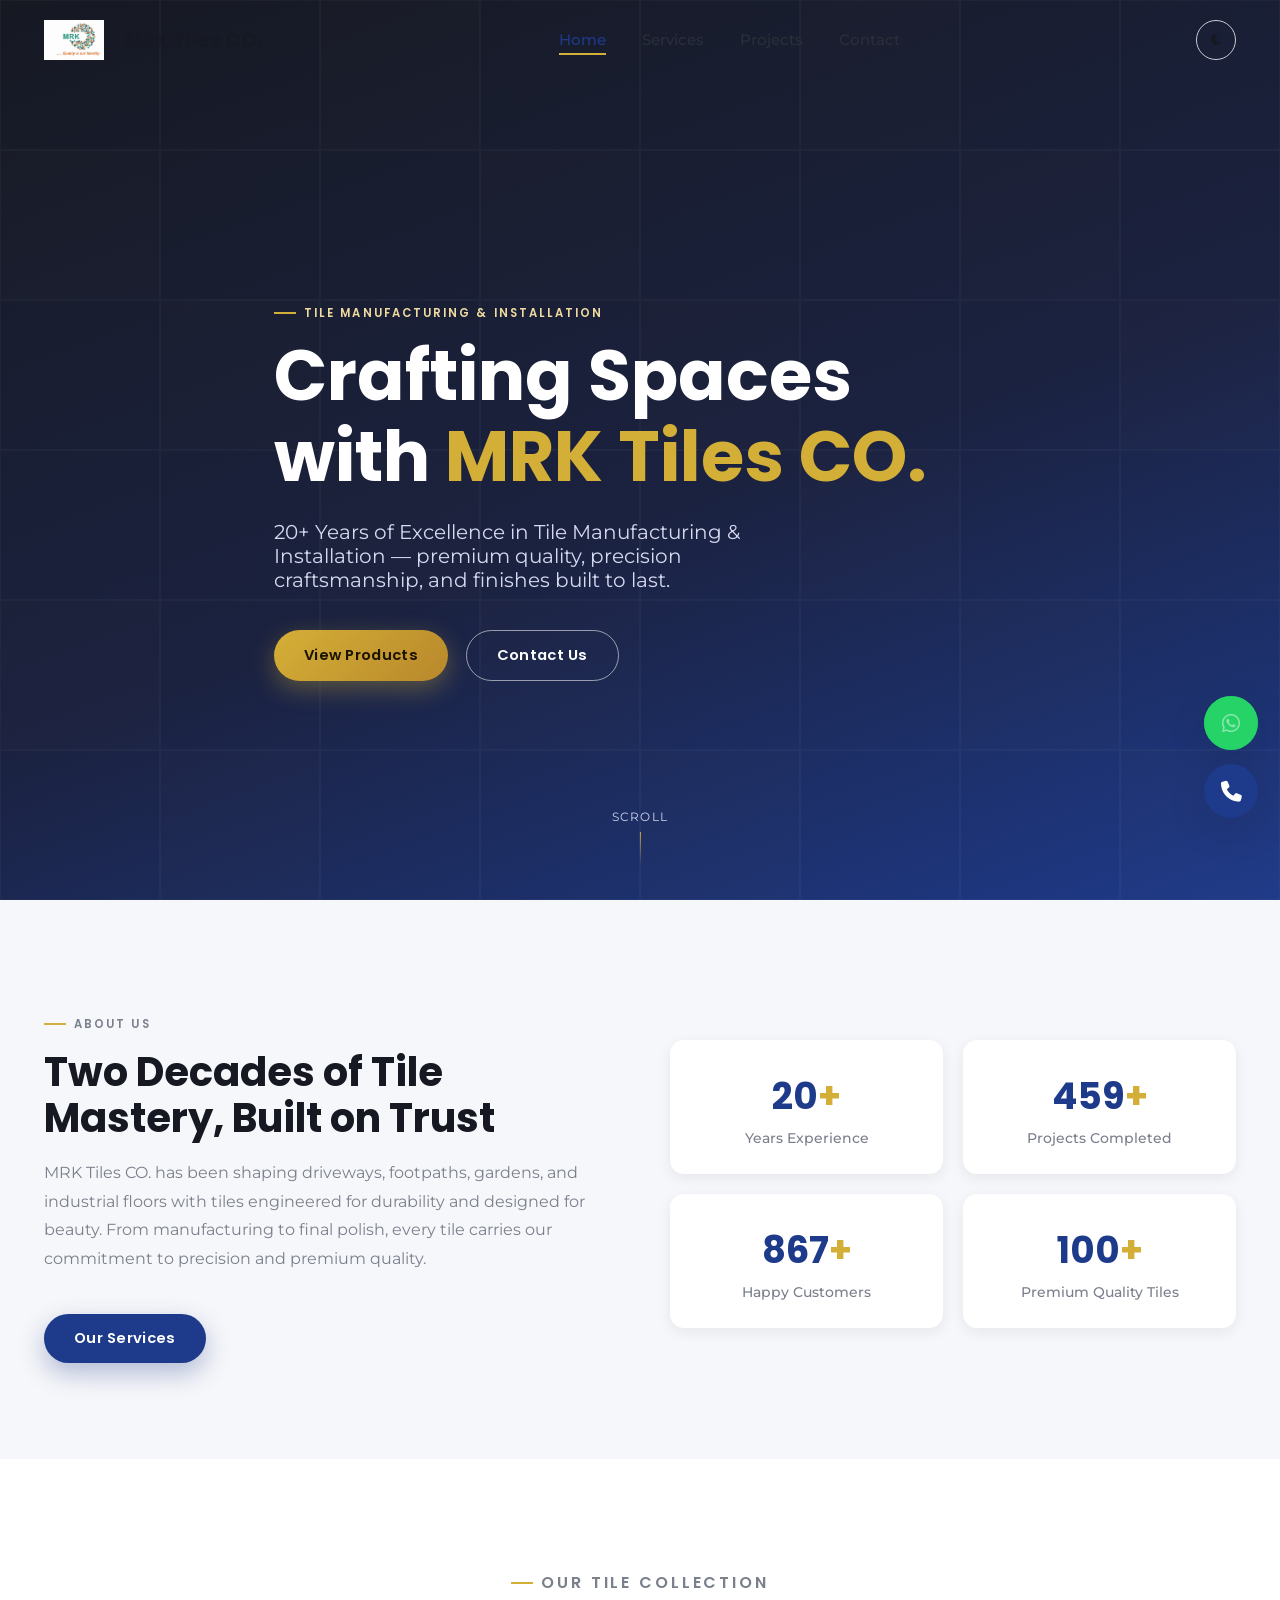
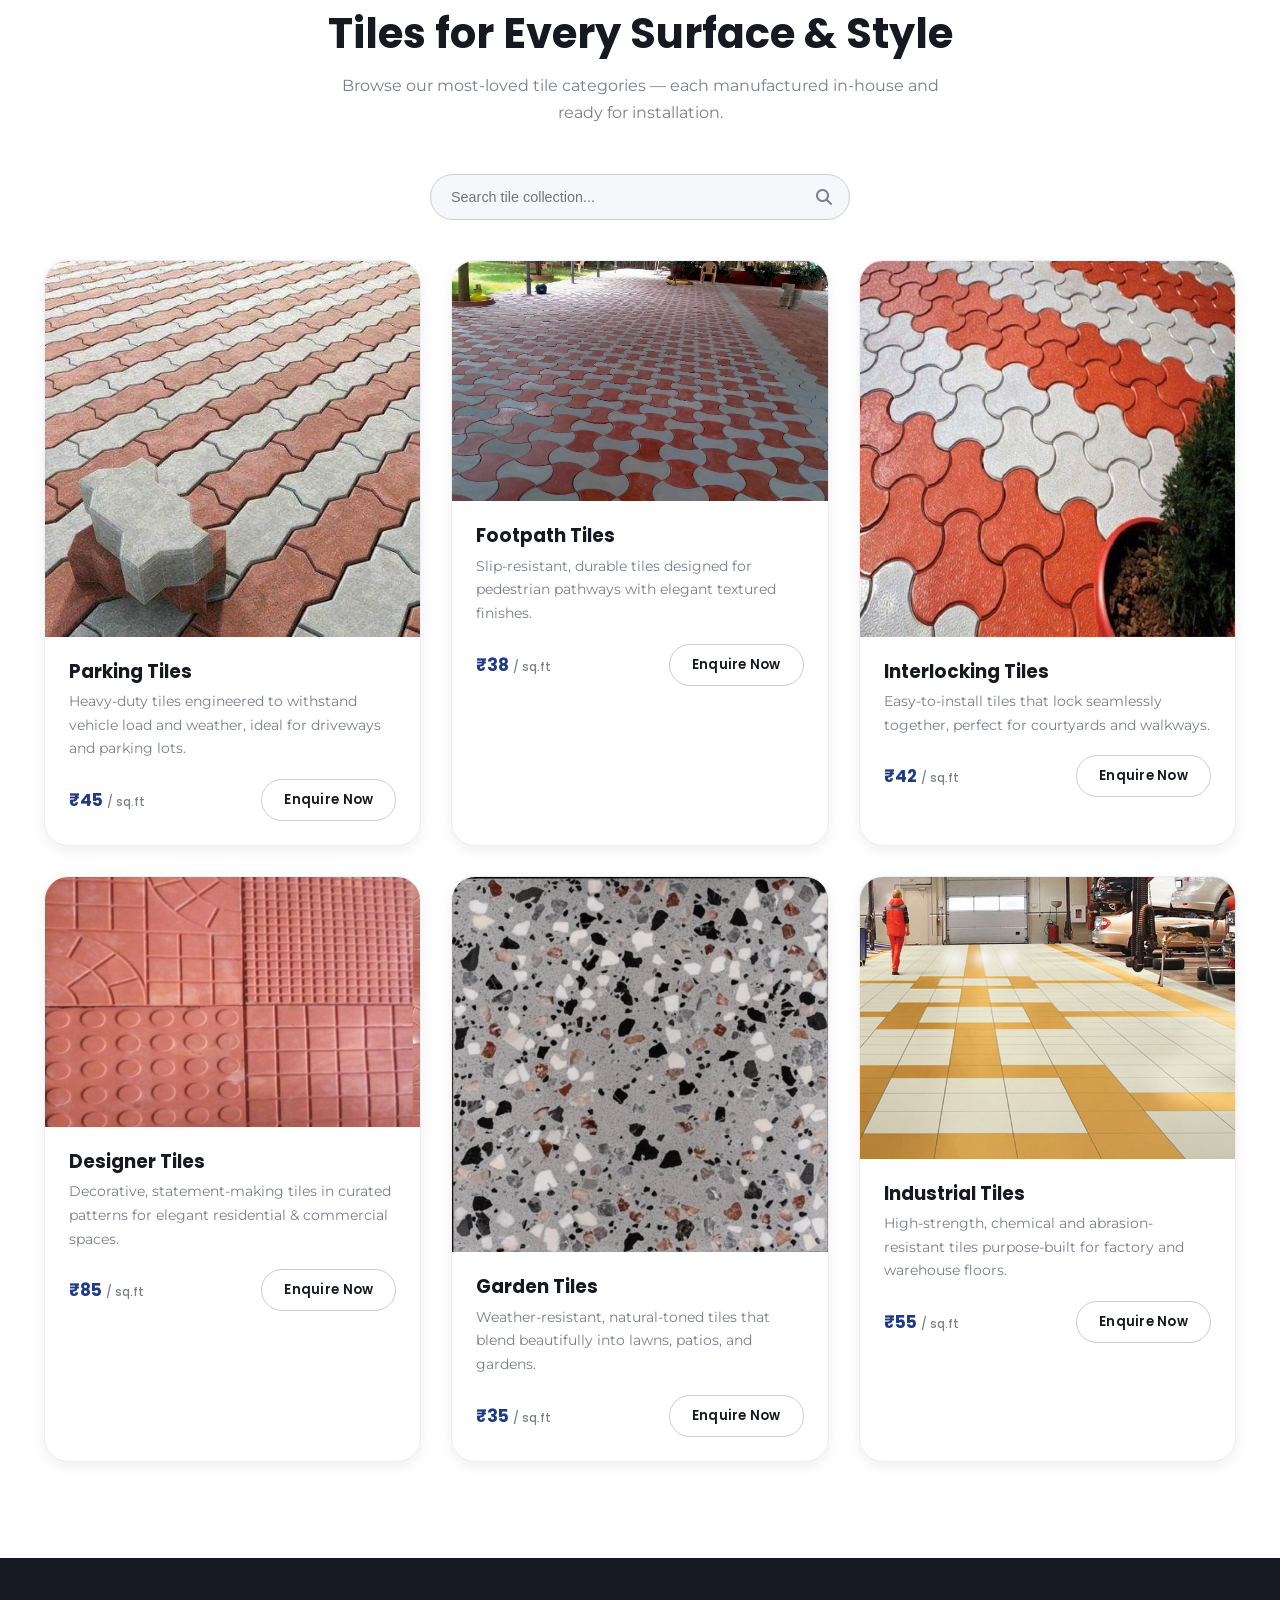
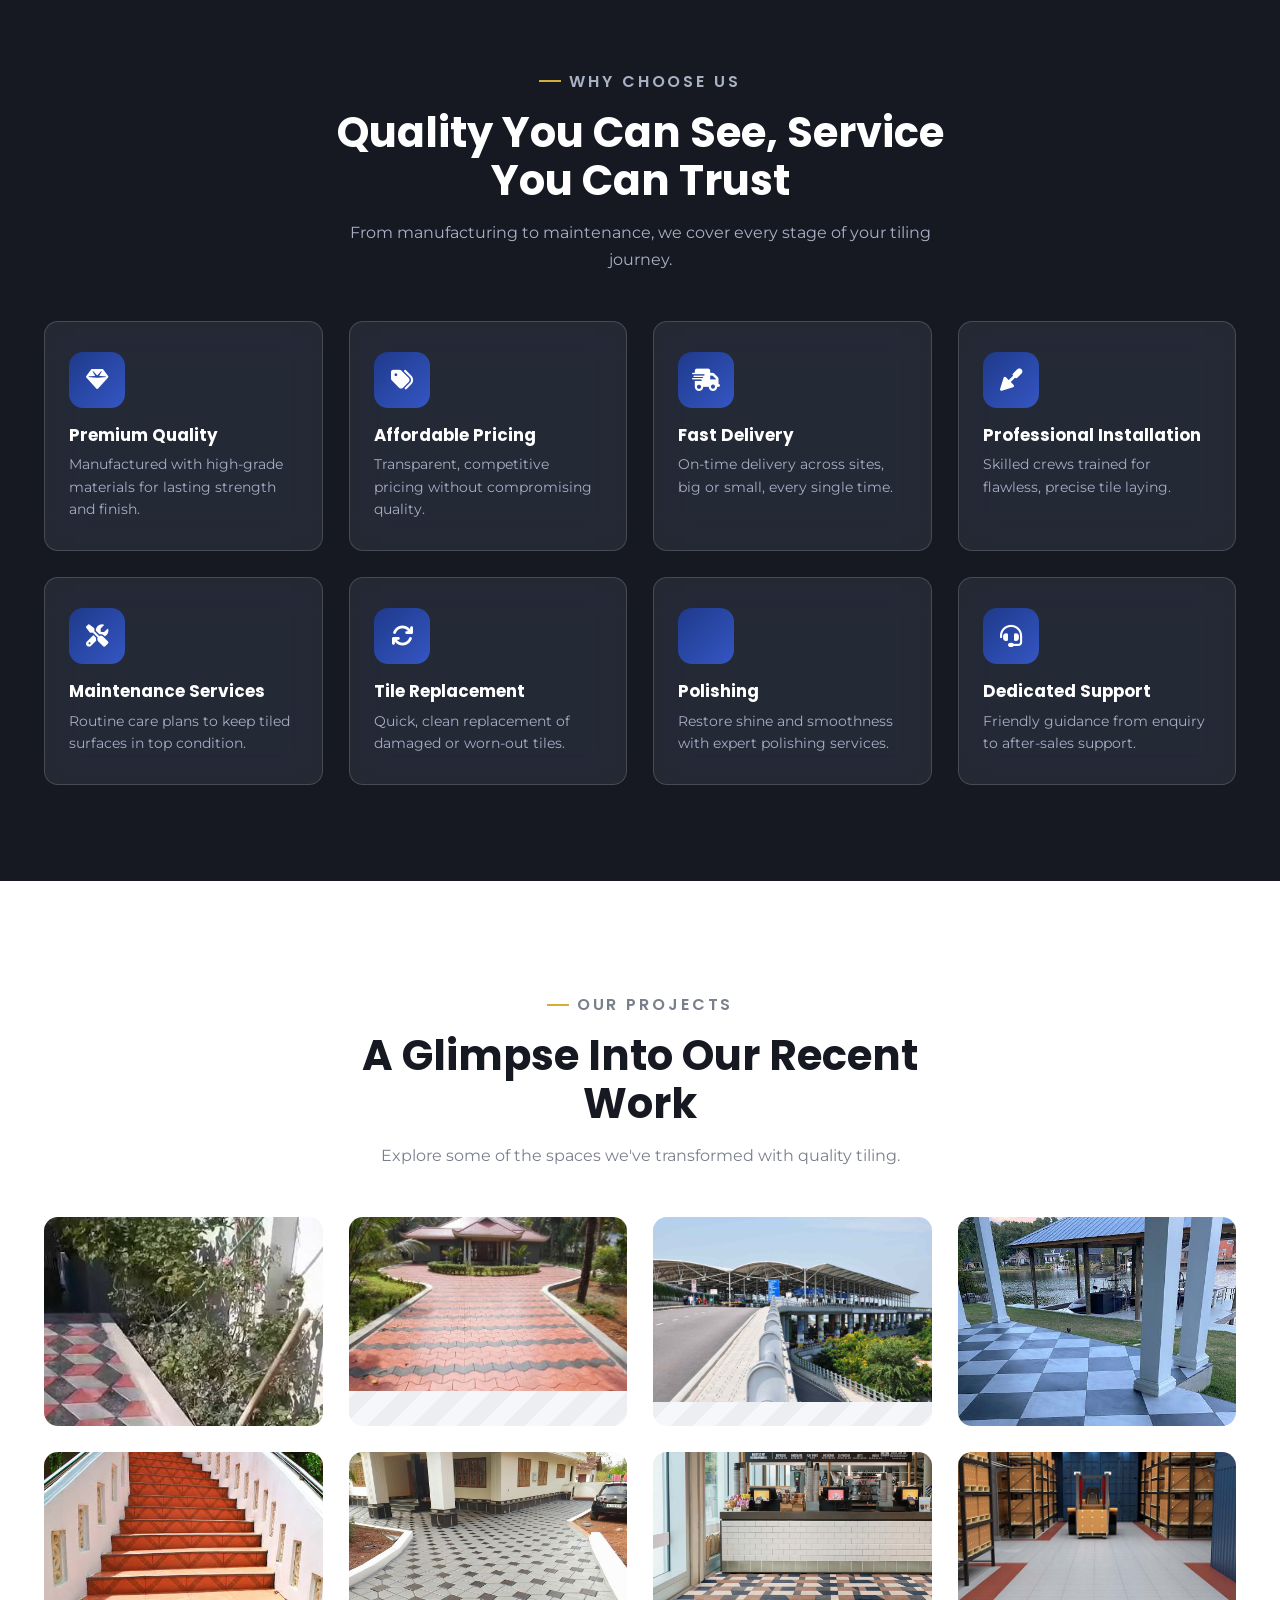
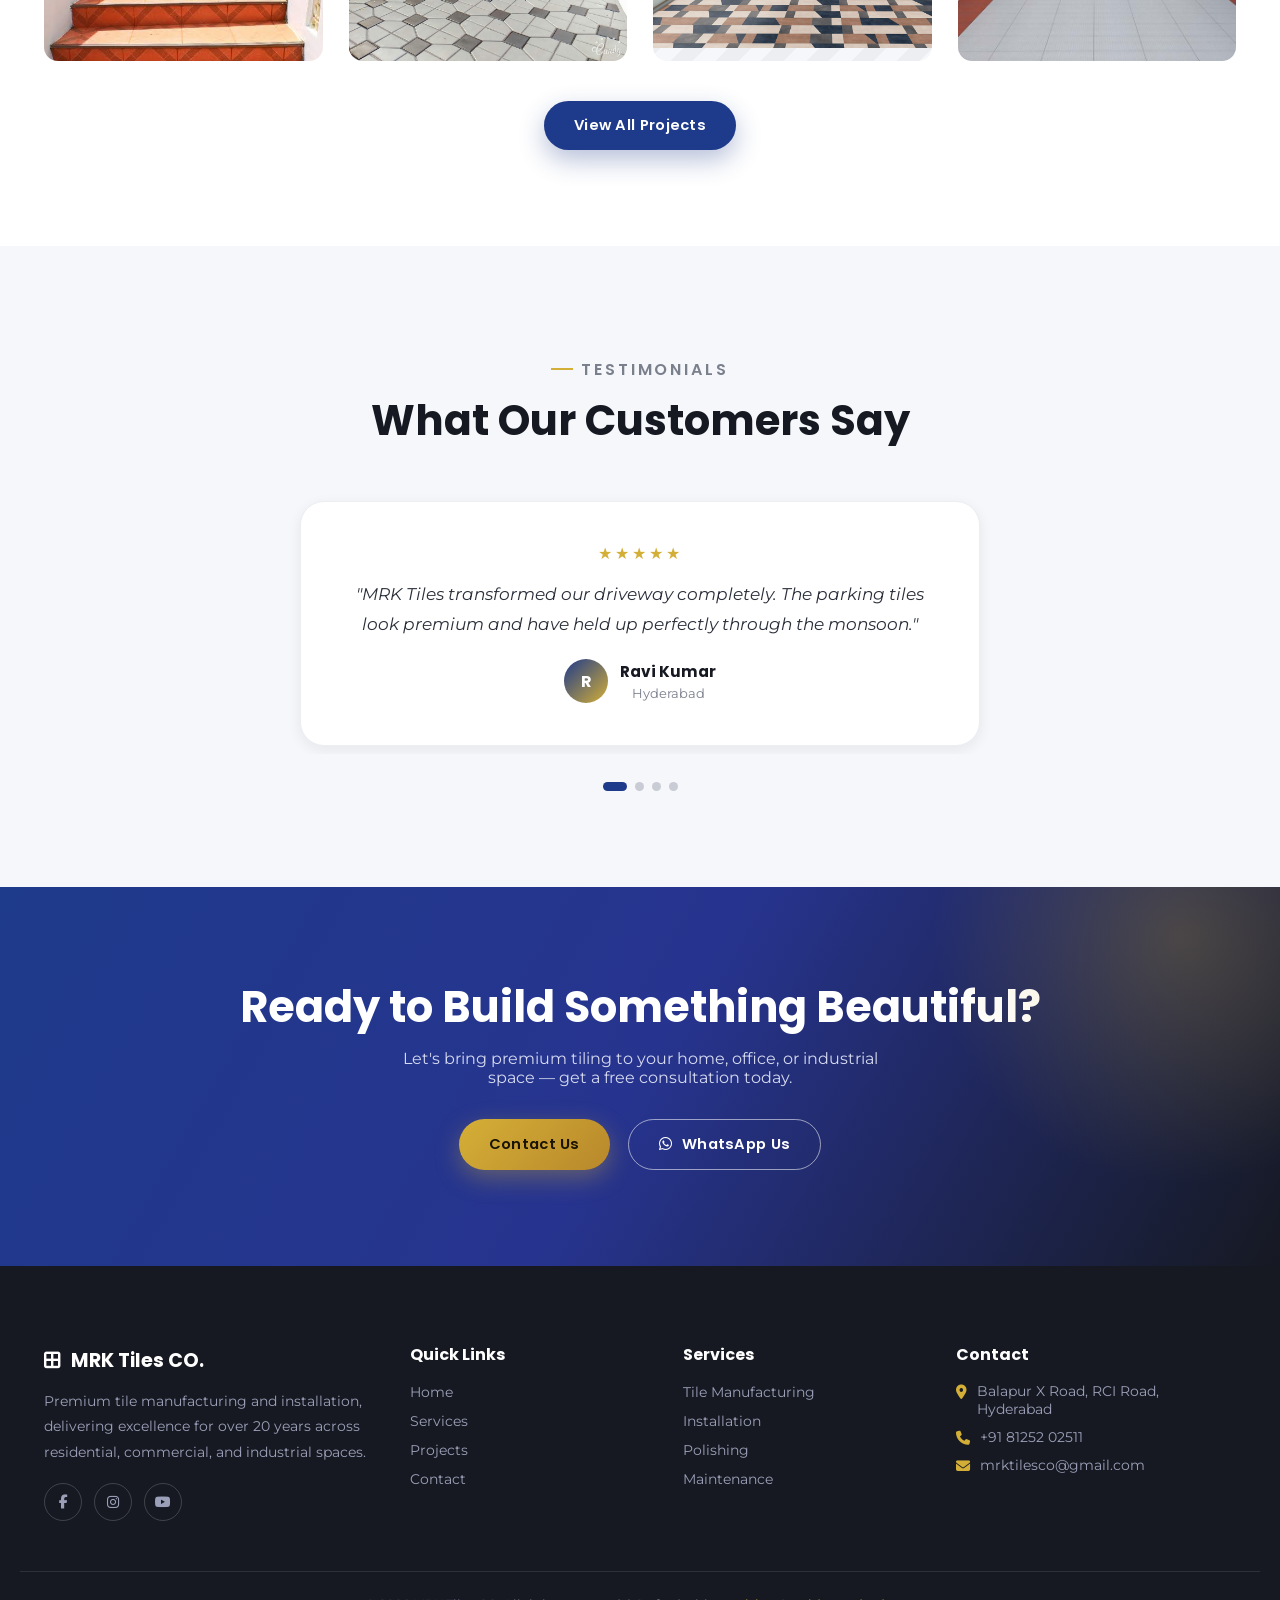
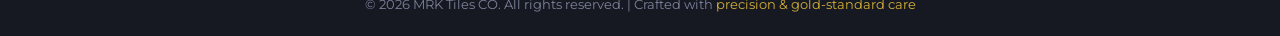
<file: index.html>
<!DOCTYPE html>
<html lang="en">
<head>
<meta charset="UTF-8">
<meta name="viewport" content="width=device-width, initial-scale=1.0">
<title>MRK Tiles CO. | Premium Tile Manufacturing & Installation</title>
<meta name="description" content="MRK Tiles CO. — 20+ years of excellence in tile manufacturing and installation. Parking, footpath, interlocking, designer, garden & industrial tiles with professional installation and maintenance.">
<meta name="keywords" content="tile manufacturer, tile installation, parking tiles, interlocking tiles, designer tiles, industrial tiles, MRK Tiles">
<link rel="canonical" href="index.html">
<link rel="preconnect" href="https://fonts.googleapis.com">
<link href="https://fonts.googleapis.com/css2?family=Poppins:wght@400;500;600;700;800&family=Montserrat:wght@400;500;600;700&display=swap" rel="stylesheet">
<link rel="stylesheet" href="https://cdnjs.cloudflare.com/ajax/libs/font-awesome/6.5.1/css/all.min.css">
<link rel="stylesheet" href="css/style.css">
</head>
<body>

<div id="loader"><div class="loader-tiles">
  <span></span><span></span><span></span><span></span><span></span><span></span><span></span><span></span><span></span>
</div></div>
<div id="scroll-progress"></div>

<header class="navbar">
  <div class="container nav-inner">
    <a href="index.html" class="brand"><img src="images/logo.jpg" alt="MRK Tiles Logo" class="logo"><span>MRK Tiles CO.</span></a>
    <nav class="nav-links">
      <a href="index.html" class="active">Home</a>
      <a href="services.html">Services</a>
      <a href="projects.html">Projects</a>
      <a href="contact.html">Contact</a>
    </nav>
    <div class="nav-actions">
      <button class="theme-toggle" aria-label="Toggle dark mode"><i class="fa-solid fa-moon"></i></button>
      <a href="contact.html" class="btn btn-primary btn-sm" style="display:none;">Get Quote</a>
      <button class="hamburger" aria-label="Menu"><span></span><span></span><span></span></button>
    </div>
  </div>
</header>

<!-- HERO -->
<section class="hero">
  <div class="tile-bg"></div>
  <div class="container hero-content">
    <p class="eyebrow">Tile Manufacturing & Installation</p>
    <h1>Crafting Spaces with <span>MRK Tiles CO.</span></h1>
    <p class="tagline">20+ Years of Excellence in Tile Manufacturing & Installation — premium quality, precision craftsmanship, and finishes built to last.</p>
    <div class="hero-actions">
      <a href="#products" class="btn btn-gold">View Products</a>
      <a href="contact.html" class="btn btn-outline">Contact Us</a>
    </div>
  </div>
  <div class="scroll-cue"><span>SCROLL</span><span class="line"></span></div>
</section>

<!-- ABOUT / COUNTERS -->
<section class="about section-pad">
  <div class="container about-grid">
    <div class="about-copy reveal">
      <p class="eyebrow">About Us</p>
      <h2>Two Decades of Tile Mastery, Built on Trust</h2>
      <p>MRK Tiles CO. has been shaping driveways, footpaths, gardens, and industrial floors with tiles engineered for durability and designed for beauty. From manufacturing to final polish, every tile carries our commitment to precision and premium quality.</p>
      <a href="services.html" class="btn btn-primary mt-40">Our Services</a>
    </div>
    <div class="counters reveal zoom">
      <div class="counter-card"><div class="counter-num" data-target="20">0</div><div class="counter-label">Years Experience</div></div>
      <div class="counter-card"><div class="counter-num" data-target="500">0</div><div class="counter-label">Projects Completed</div></div>
      <div class="counter-card"><div class="counter-num" data-target="1000">0</div><div class="counter-label">Happy Customers</div></div>
      <div class="counter-card"><div class="counter-num" data-target="100">0</div><div class="counter-label">Premium Quality Tiles</div></div>
    </div>
  </div>
</section>

<!-- PRODUCTS -->
<section id="products" class="section-pad">
  <div class="container">
    <div class="section-head center reveal">
      <p class="eyebrow">Our Tile Collection</p>
      <h2>Tiles for Every Surface & Style</h2>
      <p>Browse our most-loved tile categories — each manufactured in-house and ready for installation.</p>
    </div>

    <div class="search-bar reveal">
      <div class="wrap"><input type="text" placeholder="Search tile collection..."><i class="fa-solid fa-search"></i></div>
    </div>

    <div class="grid-3">
      <div class="product-card reveal" data-name="Parking Tiles" style="--i:0">
        <img src="images/parking.jpg" alt="Zig Zag Tile" class="product-image">
        <div class="product-body">
          <h3>Parking Tiles</h3>
          <p>Heavy-duty tiles engineered to withstand vehicle load and weather, ideal for driveways and parking lots.</p>
          <div class="product-footer">
            <div class="price">₹45 <span>/ sq.ft</span></div>
            <a href="contact.html" class="btn btn-outline-dark btn-sm">Enquire Now</a>
          </div>
        </div>
      </div>

      <div class="product-card reveal" data-name="Footpath Tiles" style="--i:1">
        <img src="images/footpath.jpg" alt="Dumbell Tile" class="product-image">
        <div class="product-body">
          <h3>Footpath Tiles</h3>
          <p>Slip-resistant, durable tiles designed for pedestrian pathways with elegant textured finishes.</p>
          <div class="product-footer">
            <div class="price">₹38 <span>/ sq.ft</span></div>
            <a href="contact.html" class="btn btn-outline-dark btn-sm">Enquire Now</a>
          </div>
        </div>
      </div>

      <div class="product-card reveal" data-name="Interlocking Tiles" style="--i:2">
        <img src="images/interlocking.jpg" alt="Capsule Tile" class="product-image">
        <div class="product-body">
          <h3>Interlocking Tiles</h3>
          <p>Easy-to-install tiles that lock seamlessly together, perfect for courtyards and walkways.</p>
          <div class="product-footer">
            <div class="price">₹42 <span>/ sq.ft</span></div>
            <a href="contact.html" class="btn btn-outline-dark btn-sm">Enquire Now</a>
          </div>
        </div>
      </div>

      <div class="product-card reveal" data-name="Designer Tiles" style="--i:0">
        <img src="images/designer.jpg" alt="Football & Cadbury Tile" class="product-image">
        <div class="product-body">
          <h3>Designer Tiles</h3>
          <p>Decorative, statement-making tiles in curated patterns for elegant residential & commercial spaces.</p>
          <div class="product-footer">
            <div class="price">₹85 <span>/ sq.ft</span></div>
            <a href="contact.html" class="btn btn-outline-dark btn-sm">Enquire Now</a>
          </div>
        </div>
      </div>

      <div class="product-card reveal" data-name="Garden Tiles" style="--i:1">
        <img src="images/garden.jpg" alt="Mosaic Tile" class="product-image">
        <div class="product-body">
          <h3>Garden Tiles</h3>
          <p>Weather-resistant, natural-toned tiles that blend beautifully into lawns, patios, and gardens.</p>
          <div class="product-footer">
            <div class="price">₹35 <span>/ sq.ft</span></div>
            <a href="contact.html" class="btn btn-outline-dark btn-sm">Enquire Now</a>
          </div>
        </div>
      </div>

      <div class="product-card reveal" data-name="Industrial Tiles" style="--i:2">
        <img src="images/industrial.jpg" alt="9 Box Tile" class="product-image">
        <div class="product-body">
          <h3>Industrial Tiles</h3>
          <p>High-strength, chemical and abrasion-resistant tiles purpose-built for factory and warehouse floors.</p>
          <div class="product-footer">
            <div class="price">₹55 <span>/ sq.ft</span></div>
            <a href="contact.html" class="btn btn-outline-dark btn-sm">Enquire Now</a>
          </div>
        </div>
      </div>
    </div>
  </div>
</section>

<!-- WHY CHOOSE US -->
<section class="why section-pad">
  <div class="container">
    <div class="section-head center reveal">
      <p class="eyebrow">Why Choose Us</p>
      <h2>Quality You Can See, Service You Can Trust</h2>
      <p>From manufacturing to maintenance, we cover every stage of your tiling journey.</p>
    </div>
    <div class="grid-4 stagger">
      <div class="feature-card glass reveal" style="--i:0"><div class="ic"><i class="fa-solid fa-gem"></i></div><h3>Premium Quality</h3><p>Manufactured with high-grade materials for lasting strength and finish.</p></div>
      <div class="feature-card glass reveal" style="--i:1"><div class="ic"><i class="fa-solid fa-tags"></i></div><h3>Affordable Pricing</h3><p>Transparent, competitive pricing without compromising quality.</p></div>
      <div class="feature-card glass reveal" style="--i:2"><div class="ic"><i class="fa-solid fa-truck-fast"></i></div><h3>Fast Delivery</h3><p>On-time delivery across sites, big or small, every single time.</p></div>
      <div class="feature-card glass reveal" style="--i:3"><div class="ic"><i class="fa-solid fa-trowel"></i></div><h3>Professional Installation</h3><p>Skilled crews trained for flawless, precise tile laying.</p></div>
      <div class="feature-card glass reveal" style="--i:0"><div class="ic"><i class="fa-solid fa-screwdriver-wrench"></i></div><h3>Maintenance Services</h3><p>Routine care plans to keep tiled surfaces in top condition.</p></div>
      <div class="feature-card glass reveal" style="--i:1"><div class="ic"><i class="fa-solid fa-arrows-rotate"></i></div><h3>Tile Replacement</h3><p>Quick, clean replacement of damaged or worn-out tiles.</p></div>
      <div class="feature-card glass reveal" style="--i:2"><div class="ic"><i class="fa-solid fa-sparkles"></i></div><h3>Polishing</h3><p>Restore shine and smoothness with expert polishing services.</p></div>
      <div class="feature-card glass reveal" style="--i:3"><div class="ic"><i class="fa-solid fa-headset"></i></div><h3>Dedicated Support</h3><p>Friendly guidance from enquiry to after-sales support.</p></div>
    </div>
  </div>
</section>

<!-- PROJECTS -->
<section class="section-pad">
  <div class="container">
    <div class="section-head center reveal">
      <p class="eyebrow">Our Projects</p>
      <h2>A Glimpse Into Our Recent Work</h2>
      <p>Explore some of the spaces we've transformed with quality tiling.</p>
    </div>
    <div class="grid-4 stagger" id="home-gallery">
      <div class="gallery-item reveal zoom" style="--i:0"><img src="imagesp/p1.jpg"><div class="gallery-overlay"><h4>Sunrise Infra Properties Pvt ltd</h4><span>Hyderabad</span></div></div>
      <div class="gallery-item reveal zoom" style="--i:1"><img src="imagesp/p2.jpg"><div class="gallery-overlay"><h4>Military Engineer Services</h4><span>HYD, Telangana</span></div></div>
      <div class="gallery-item reveal zoom" style="--i:2"><img src="imagesp/p3.jpg"><div class="gallery-overlay"><h4>RGIA</h4><span>Shamshabad</span></div></div>
      <div class="gallery-item reveal zoom" style="--i:3"><img src="imagesp/p4.jpg"><div class="gallery-overlay"><h4>GHM Corporation</h4><span>Hyderabad</span></div></div>
      <div class="gallery-item reveal zoom" style="--i:0"><img src="imagesp/p5.jpg"><div class="gallery-overlay"><h4>Golden Country Developers</h4><span>Banjara Hills</span></div></div>
      <div class="gallery-item reveal zoom" style="--i:1"><img src="imagesp/p6.jpg"><div class="gallery-overlay"><h4>Parking Bay</h4><span>Gachibowli</span></div></div>
      <div class="gallery-item reveal zoom" style="--i:2"><img src="imagesp/p7.jpg"><div class="gallery-overlay"><h4>Commercial Plaza</h4><span>Kukatpally</span></div></div>
      <div class="gallery-item reveal zoom" style="--i:3"><img src="imagesp/p8.jpg"><div class="gallery-overlay"><h4>Warehouse Floor</h4><span>Medchal</span></div></div>
    </div>
    <div class="text-center mt-40 reveal"><a href="projects.html" class="btn btn-primary">View All Projects</a></div>
  </div>
</section>

<!-- TESTIMONIALS -->
<section class="section-pad" style="background:var(--gray-50);">
  <div class="container">
    <div class="section-head center reveal">
      <p class="eyebrow">Testimonials</p>
      <h2>What Our Customers Say</h2>
    </div>
    <div class="testi-viewport reveal">
      <div class="testi-track">
        <div class="testi-card"><div class="testi-inner">
          <div class="stars">★★★★★</div>
          <p>"MRK Tiles transformed our driveway completely. The parking tiles look premium and have held up perfectly through the monsoon."</p>
          <div class="testi-name"><div class="testi-avatar">R</div><div><strong>Ravi Kumar</strong><br><small>Hyderabad</small></div></div>
        </div></div>
        <div class="testi-card"><div class="testi-inner">
          <div class="stars">★★★★★</div>
          <p>"Professional team, neat installation, and the designer tiles gave our courtyard a real boutique feel."</p>
          <div class="testi-name"><div class="testi-avatar">S</div><div><strong>Sneha Reddy</strong><br><small>Secunderabad</small></div></div>
        </div></div>
        <div class="testi-card"><div class="testi-inner">
          <div class="stars">★★★★★</div>
          <p>"We needed industrial flooring fast — MRK delivered on time and the finish has handled heavy machinery without a scratch."</p>
          <div class="testi-name"><div class="testi-avatar">A</div><div><strong>Anil Sharma</strong><br><small>Patancheru</small></div></div>
        </div></div>
        <div class="testi-card"><div class="testi-inner">
          <div class="stars">★★★★★</div>
          <p>"Affordable pricing, great quality, and their maintenance plan keeps our footpath tiles looking brand new."</p>
          <div class="testi-name"><div class="testi-avatar">P</div><div><strong>Priya Nair</strong><br><small>Gachibowli</small></div></div>
        </div></div>
      </div>
    </div>
    <div class="testi-dots"></div>
  </div>
</section>

<!-- CTA -->
<section class="cta section-pad">
  <div class="container">
    <h2>Ready to Build Something Beautiful?</h2>
    <p>Let's bring premium tiling to your home, office, or industrial space — get a free consultation today.</p>
    <div class="cta-actions">
      <a href="contact.html" class="btn btn-gold">Contact Us</a>
      <a href="https://wa.me/918125202511" target="_blank" class="btn btn-outline"><i class="fa-brands fa-whatsapp"></i> WhatsApp Us</a>
    </div>
  </div>
</section>

<footer>
  <div class="container footer-grid">
    <div>
      <div class="footer-brand"><span class="mark"><i class="fa-solid fa-border-all"></i></span>MRK Tiles CO.</div>
      <p>Premium tile manufacturing and installation, delivering excellence for over 20 years across residential, commercial, and industrial spaces.</p>
      <div class="social-row">
        <a href="#"><i class="fa-brands fa-facebook-f"></i></a>
        <a href="#"><i class="fa-brands fa-instagram"></i></a>
        <a href="https://youtube.com/@mrktiles495?si=Jtqpc3A9X7V9TQCj"target="_blank"><i class="fa-brands fa-youtube"></i></a>
      </div>
    </div>
    <div>
      <h4>Quick Links</h4>
      <ul><li><a href="index.html">Home</a></li><li><a href="services.html">Services</a></li><li><a href="projects.html">Projects</a></li><li><a href="contact.html">Contact</a></li></ul>
    </div>
    <div>
      <h4>Services</h4>
      <ul><li><a href="services.html">Tile Manufacturing</a></li><li><a href="services.html">Installation</a></li><li><a href="services.html">Polishing</a></li><li><a href="services.html">Maintenance</a></li></ul>
    </div>
    <div>
      <h4>Contact</h4>
      <ul class="foot-contact">
        <li><i class="fa-solid fa-location-dot"></i><span>Balapur X Road, RCI Road, Hyderabad</span></li>
        <li><i class="fa-solid fa-phone"></i><a href="tel:+918125202511">+91 81252 02511</a></li>
        <li><i class="fa-solid fa-envelope"></i><a href="mailto:mrktilesco@gmail.com">mrktilesco@gmail.com</a></li>
      </ul>
    </div>
  </div>
  <div class="copyright container">&copy; 2026 MRK Tiles CO. All rights reserved. | Crafted with <a href="#">precision & gold-standard care</a></div>
</footer>

<div class="float-btns">
  <a class="fab whatsapp" href="https://wa.me/918125202511" target="_blank" aria-label="WhatsApp"><i class="fa-brands fa-whatsapp"></i></a>
  <a class="fab call" href="tel:+918125202511" aria-label="Call"><i class="fa-solid fa-phone"></i></a>
  <button class="fab top" aria-label="Back to top"><i class="fa-solid fa-arrow-up"></i></button>
</div>

<script src="js/main.js"></script>
</body>
</html>
</file>
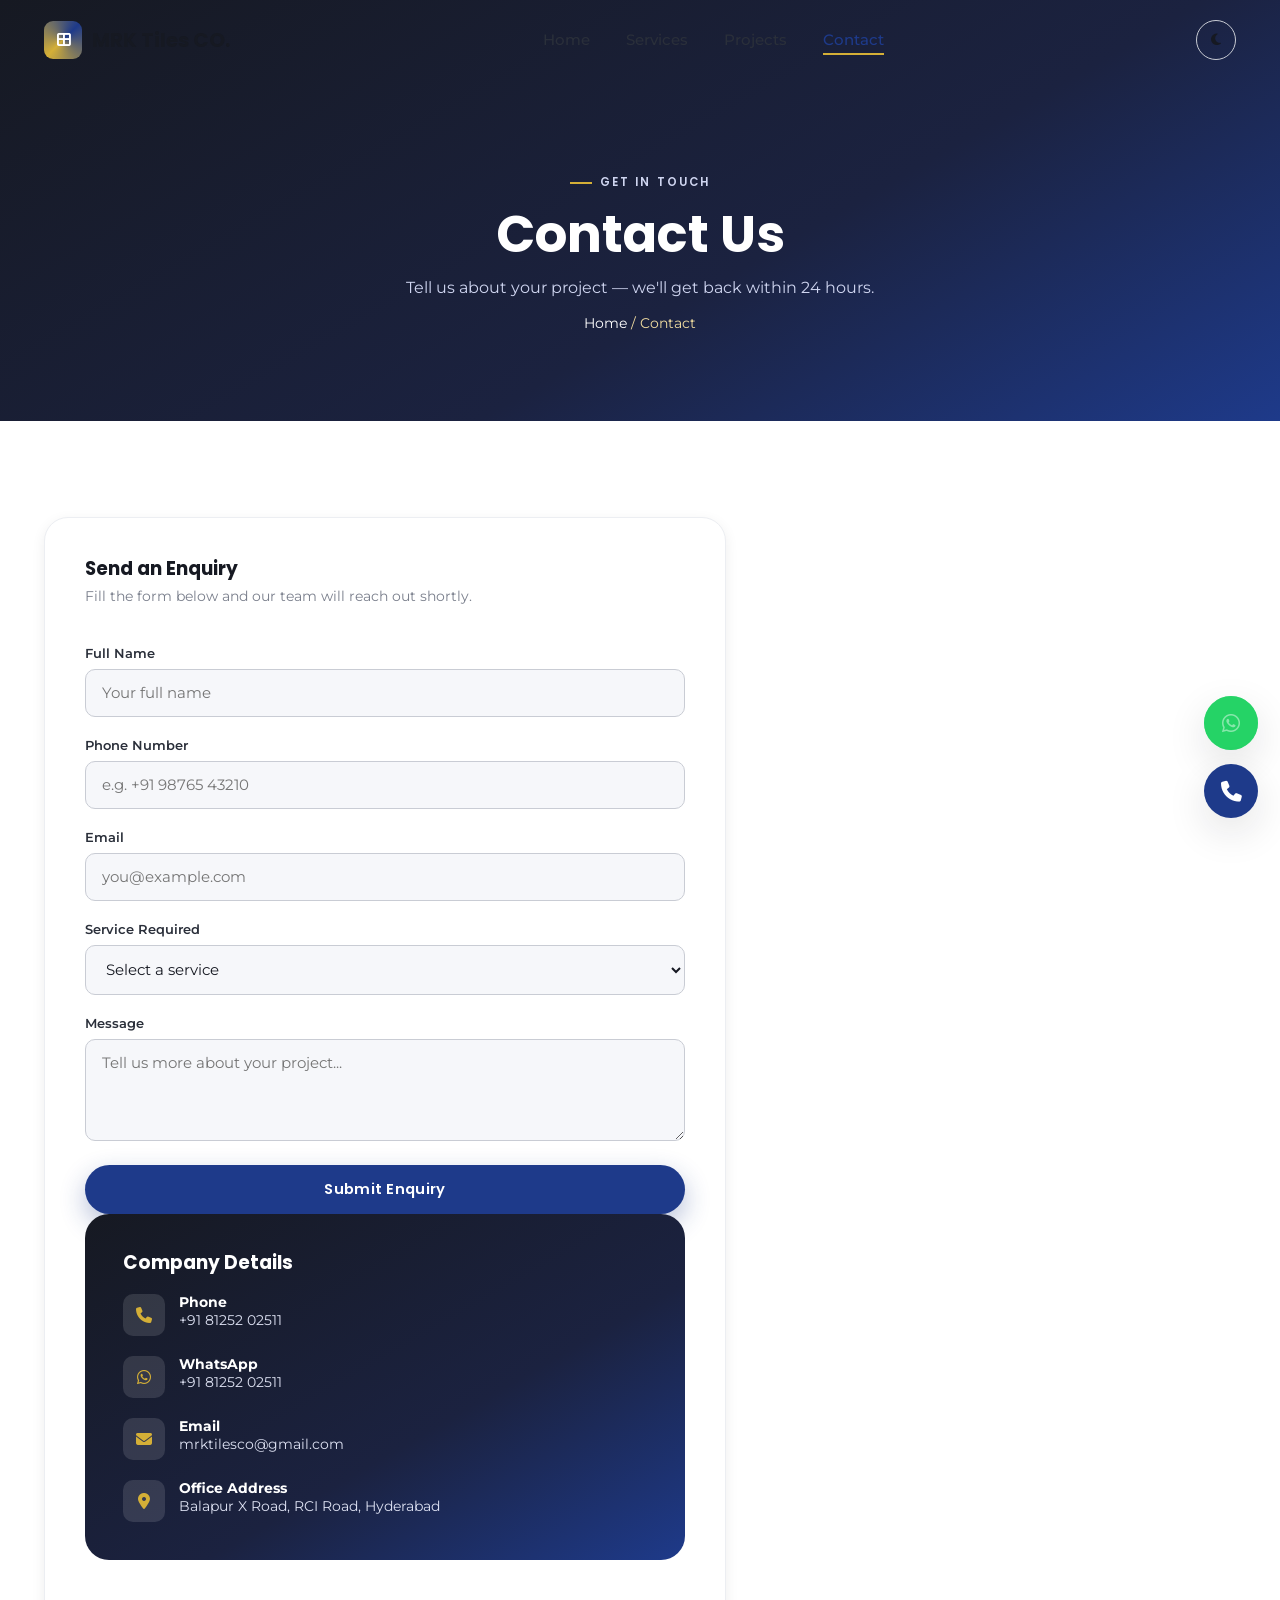
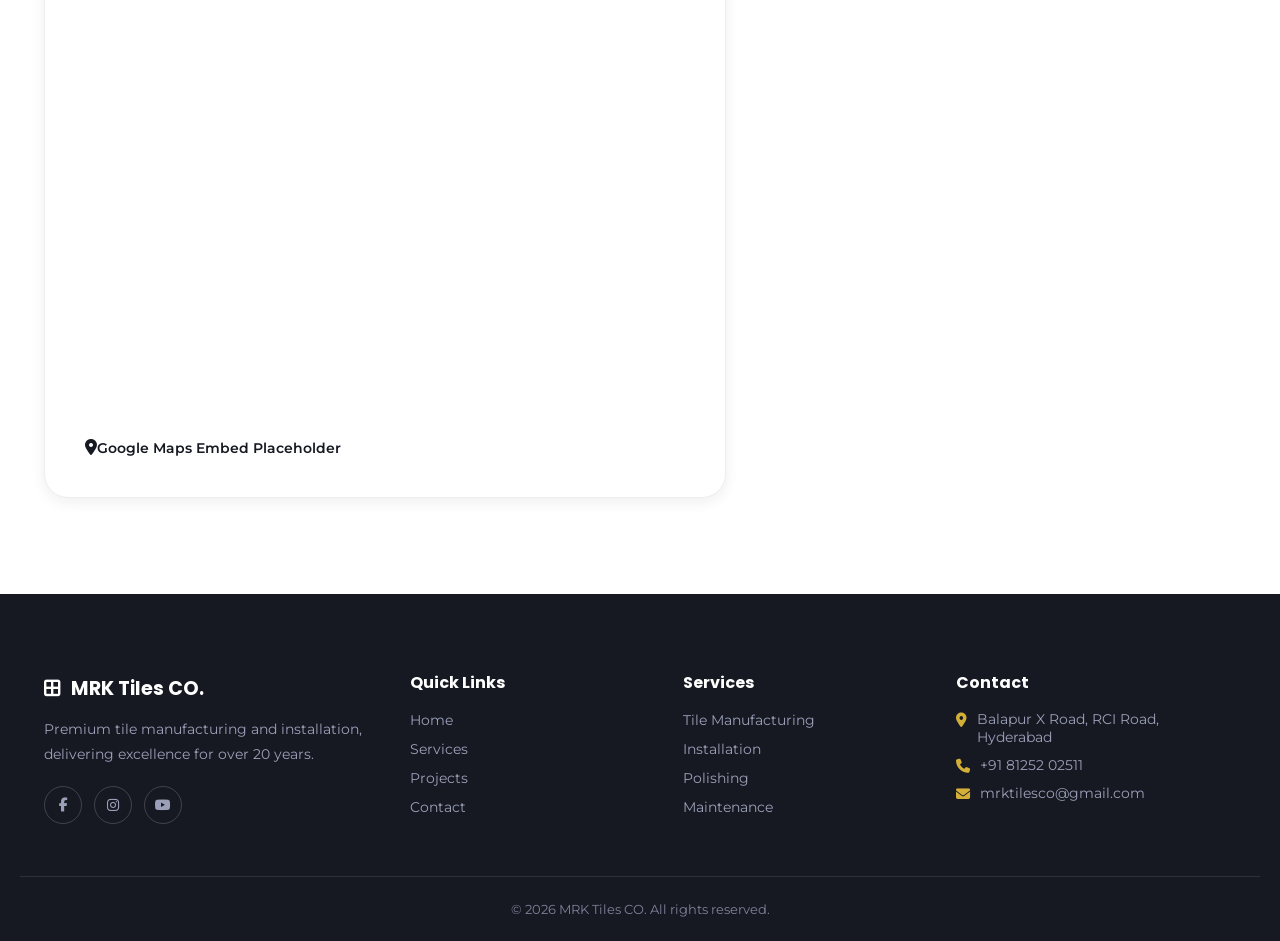
<file: contact.html>
<!DOCTYPE html>
<html lang="en">
<head>
<meta charset="UTF-8">
<meta name="viewport" content="width=device-width, initial-scale=1.0">
<title>Contact Us | MRK Tiles CO.</title>
<meta name="description" content="Get in touch with MRK Tiles CO. for tile manufacturing and installation enquiries. Call, WhatsApp, email, or visit our office in Hyderabad, Telangana.">
<link rel="canonical" href="contact.html">
<link rel="preconnect" href="https://fonts.googleapis.com">
<link href="https://fonts.googleapis.com/css2?family=Poppins:wght@400;500;600;700;800&family=Montserrat:wght@400;500;600;700&display=swap" rel="stylesheet">
<link rel="stylesheet" href="https://cdnjs.cloudflare.com/ajax/libs/font-awesome/6.5.1/css/all.min.css">
<link rel="stylesheet" href="css/style.css">
</head>
<body>

<div id="loader"><div class="loader-tiles">
  <span></span><span></span><span></span><span></span><span></span><span></span><span></span><span></span><span></span>
</div></div>
<div id="scroll-progress"></div>

<header class="navbar">
  <div class="container nav-inner">
    <a href="index.html" class="brand"><span class="mark"><i class="fa-solid fa-border-all"></i></span>MRK Tiles CO.</a>
    <nav class="nav-links">
      <a href="index.html">Home</a>
      <a href="services.html">Services</a>
      <a href="projects.html">Projects</a>
      <a href="contact.html" class="active">Contact</a>
    </nav>
    <div class="nav-actions">
      <button class="theme-toggle" aria-label="Toggle dark mode"><i class="fa-solid fa-moon"></i></button>
      <button class="hamburger" aria-label="Menu"><span></span><span></span><span></span></button>
    </div>
  </div>
</header>

<section class="page-hero">
  <div class="container">
    <p class="eyebrow">Get In Touch</p>
    <h1>Contact Us</h1>
    <p>Tell us about your project — we'll get back within 24 hours.</p>
    <div class="breadcrumb"><a href="index.html">Home</a> / Contact</div>
  </div>
</section>

<section class="section-pad">
  <div class="container contact-grid">

    <div class="form-card reveal">
      <h3>Send an Enquiry</h3>
<p style="color:var(--gray-500);margin-top:8px;font-size:.9rem;">
  Fill the form below and our team will reach out shortly.
</p>

<div class="form-success">
  ✓ Thank you! Your enquiry has been received. We'll contact you soon.
</div>

<form
name="contact"
method="POST"
data-netlify="true"
netlify-honeypot="bot-field"
id="contact-form"
class="mt-40">

<input type="hidden" name="form-name" value="contact">

<p hidden>
<label>Don't fill this out:
<input name="bot-field">
</label>
</p>

  <div class="field">
    <label for="fullname">Full Name</label>
    <input type="text" id="fullname" name="fullname" placeholder="Your full name">
    <span class="err">Please enter your full name.</span>
  </div>

  <div class="field">
    <label for="phone">Phone Number</label>
    <input type="tel" id="phone" name="phone" placeholder="e.g. +91 98765 43210">
    <span class="err">Please enter a valid phone number.</span>
  </div>

  <div class="field">
    <label for="email">Email</label>
    <input type="email" id="email" name="email" placeholder="you@example.com">
    <span class="err">Please enter a valid email address.</span>
  </div>

  <div class="field">
    <label for="service">Service Required</label>
    <select id="service" name="service">
      <option value="">Select a service</option>
      <option value="parking">Parking Tile Installation</option>
      <option value="footpath">Footpath Tile Installation</option>
      <option value="manufacturing">Tile Manufacturing</option>
      <option value="polishing">Tile Polishing</option>
      <option value="maintenance">Tile Maintenance</option>
      <option value="replacement">Tile Replacement</option>
      <option value="industrial">Industrial Tile Work</option>
      <option value="residential">Residential Tile Work</option>
      <option value="commercial">Commercial Tile Work</option>
    </select>
    <span class="err">Please select a service.</span>
  </div>

  <div class="field">
    <label for="message">Message</label>
    <textarea id="message" name="message" rows="4" placeholder="Tell us more about your project..."></textarea>
    <span class="err">Please enter a short message.</span>
  </div>

  <button type="submit" class="btn btn-primary" style="width:100%;">
    Submit Enquiry
  </button>

</form>

    <div class="reveal">
      <div class="contact-info-card">
        <h3>Company Details</h3>
        <div class="info-row"><div class="ic"><i class="fa-solid fa-phone"></i></div><div><strong style="display:block;color:#fff;font-size:.85rem;">Phone</strong><a href="tel:+918125202511">+91 81252 02511</a></div></div>
        <div class="info-row"><div class="ic"><i class="fa-brands fa-whatsapp"></i></div><div><strong style="display:block;color:#fff;font-size:.85rem;">WhatsApp</strong><a href="https://wa.me/918125202511" target="_blank">+91 81252 02511</a></div></div>
        <div class="info-row"><div class="ic"><i class="fa-solid fa-envelope"></i></div><div><strong style="display:block;color:#fff;font-size:.85rem;">Email</strong><a href="mailto:mrktilesco@gmail.com">mrktilesco@gmail.com</a></div></div>
        <div class="info-row"><div class="ic"><i class="fa-solid fa-location-dot"></i></div><div><strong style="display:block;color:#fff;font-size:.85rem;">Office Address</strong><span>Balapur X Road, RCI Road, Hyderabad</span></div></div>
      </div>
      <iframe src="https://www.google.com/maps/embed?pb=!1m18!1m12!1m3!1d3808.9960798693287!2d78.51347347493297!3d17.315738283559284!2m3!1f0!2f0!3f0!3m2!1i1024!2i768!4f13.1!3m3!1m2!1s0x3bcba360f71aa631%3A0x8fe9712f6210f548!2sMRK%20TILES%20Co!5e0!3m2!1sen!2sin!4v1782886018142!5m2!1sen!2sin" width="600" height="450" style="border:0;" allowfullscreen="" loading="lazy" referrerpolicy="strict-origin-when-cross-origin"></iframe>
        <div class="pin"><i class="fa-solid fa-location-dot"></i><span style="font-size:.85rem;font-weight:600;">Google Maps Embed Placeholder</span></div>
      </div>
    </div>

  </div>
</section>

<footer>
  <div class="container footer-grid">
    <div>
      <div class="footer-brand"><span class="mark"><i class="fa-solid fa-border-all"></i></span>MRK Tiles CO.</div>
      <p>Premium tile manufacturing and installation, delivering excellence for over 20 years.</p>
      <div class="social-row">
        <a href="#"><i class="fa-brands fa-facebook-f"></i></a>
        <a href="#"><i class="fa-brands fa-instagram"></i></a>
        <a href="https://youtube.com/@mrktiles495?si=Jtqpc3A9X7V9TQCj"target="_blank"><i class="fa-brands fa-youtube"></i></a>
      </div>
    </div>
    <div>
      <h4>Quick Links</h4>
      <ul><li><a href="index.html">Home</a></li><li><a href="services.html">Services</a></li><li><a href="projects.html">Projects</a></li><li><a href="contact.html">Contact</a></li></ul>
    </div>
    <div>
      <h4>Services</h4>
      <ul><li><a href="services.html">Tile Manufacturing</a></li><li><a href="services.html">Installation</a></li><li><a href="services.html">Polishing</a></li><li><a href="services.html">Maintenance</a></li></ul>
    </div>
    <div>
      <h4>Contact</h4>
      <ul class="foot-contact">
        <li><i class="fa-solid fa-location-dot"></i><span>Balapur X Road, RCI Road, Hyderabad</span></li>
        <li><i class="fa-solid fa-phone"></i><a href="tel:+918125202511">+91 81252 02511</a></li>
        <li><i class="fa-solid fa-envelope"></i><a href="mailto:mrktilesco@gmail.com">mrktilesco@gmail.com</a></li>
      </ul>
    </div>
  </div>
  <div class="copyright container">&copy; 2026 MRK Tiles CO. All rights reserved.</div>
</footer>

<div class="float-btns">
  <a class="fab whatsapp" href="https://wa.me/918125202511" target="_blank" aria-label="WhatsApp"><i class="fa-brands fa-whatsapp"></i></a>
  <a class="fab call" href="tel:+918125202511" aria-label="Call"><i class="fa-solid fa-phone"></i></a>
  <button class="fab top" aria-label="Back to top"><i class="fa-solid fa-arrow-up"></i></button>
</div>

<script src="js/main.js"></script>
</body>
</html>
</file>
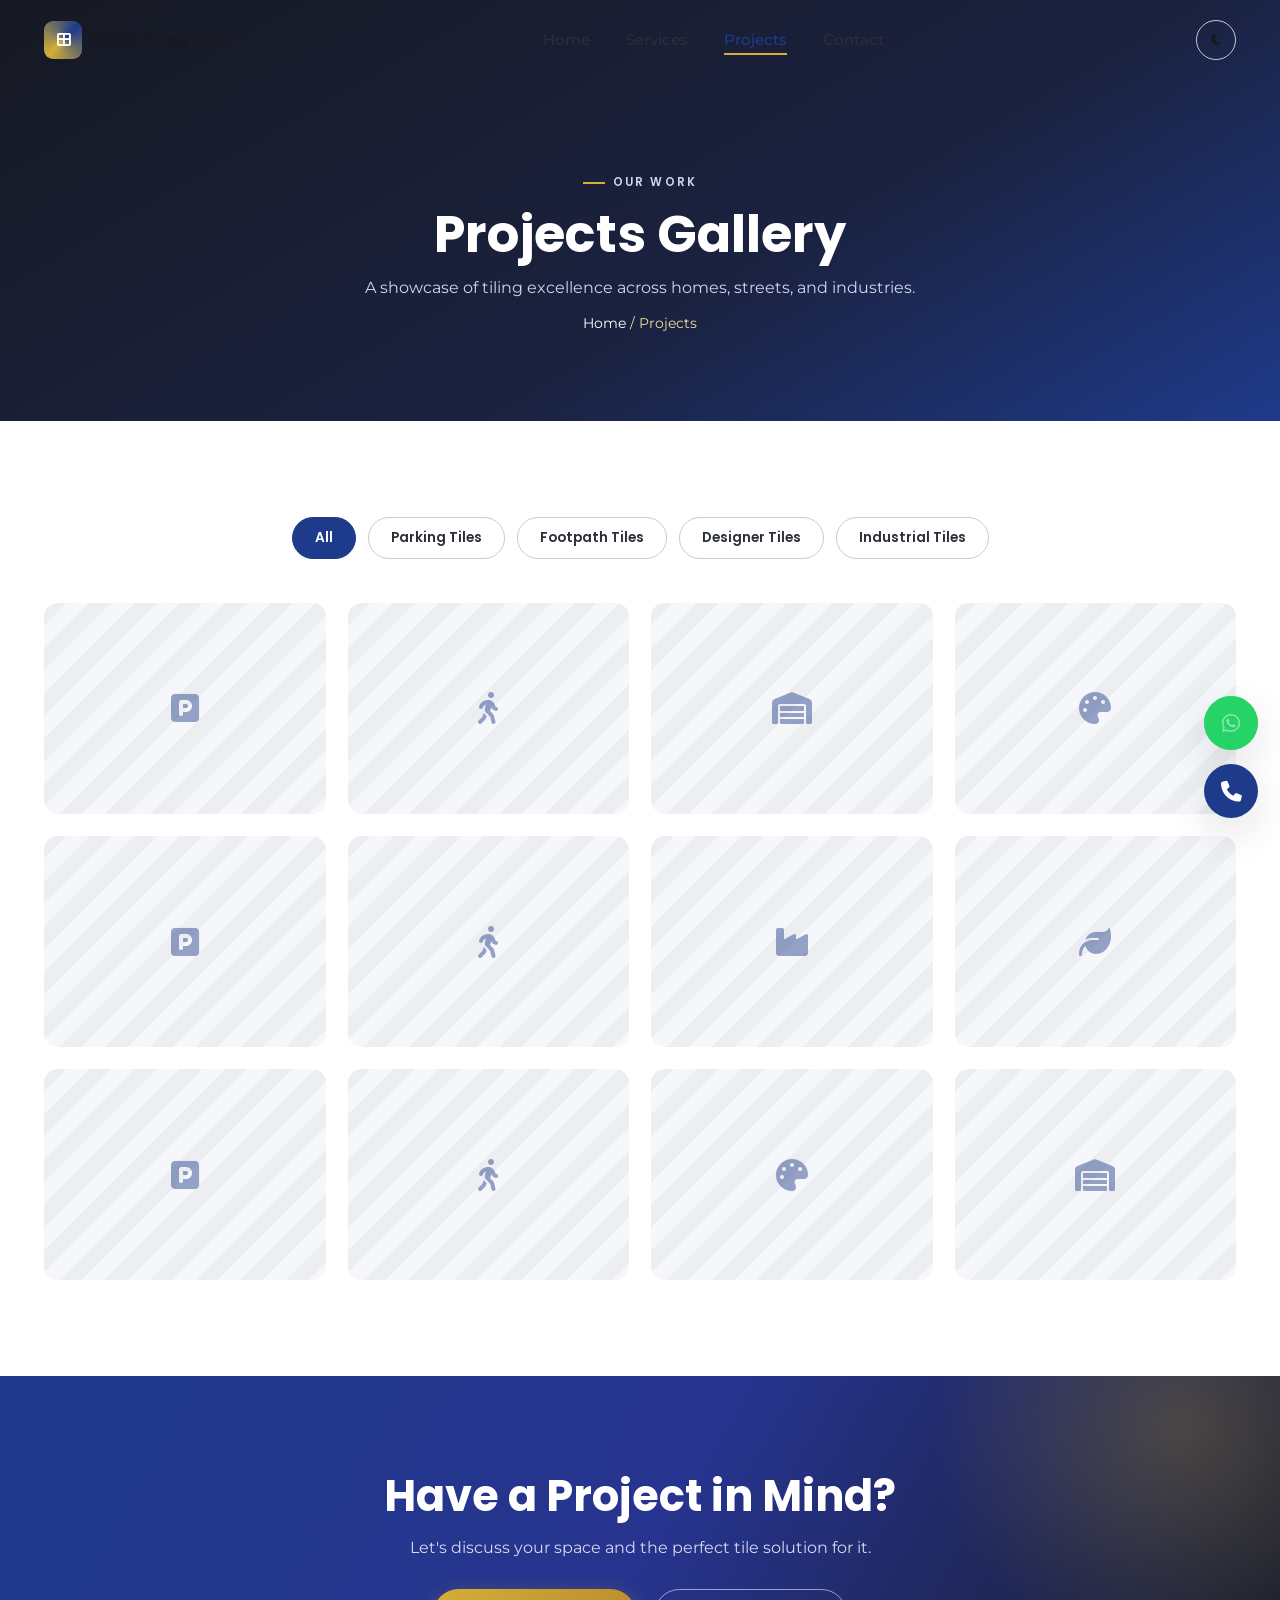
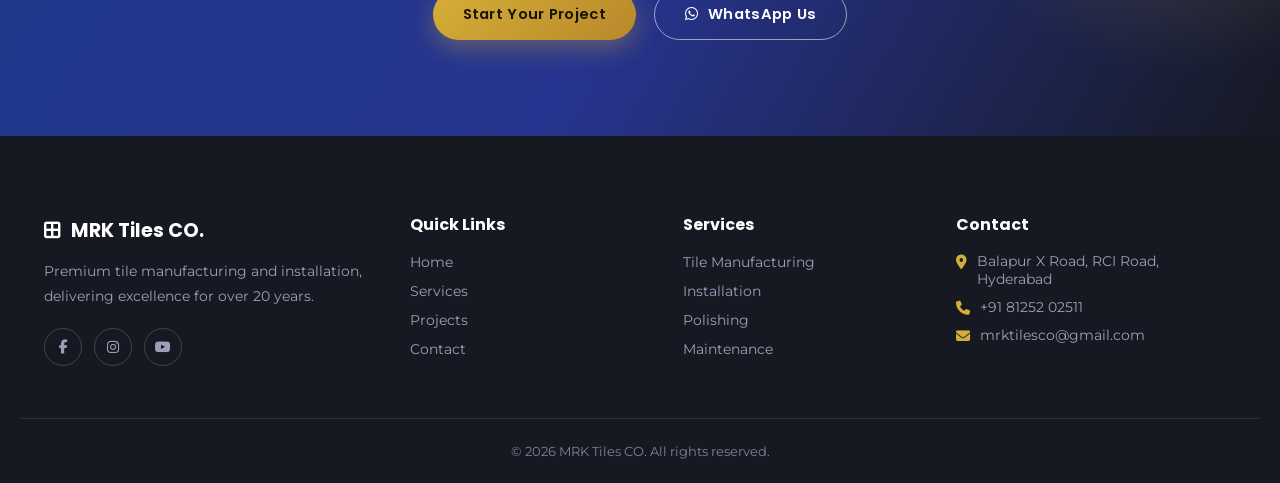
<file: projects.html>
<!DOCTYPE html>
<html lang="en">
<head>
<meta charset="UTF-8">
<meta name="viewport" content="width=device-width, initial-scale=1.0">
<title>Our Projects | MRK Tiles CO.</title>
<meta name="description" content="Browse MRK Tiles CO. project gallery — parking, footpath, designer and industrial tile installations across residential, commercial and industrial sites.">
<link rel="canonical" href="projects.html">
<link rel="preconnect" href="https://fonts.googleapis.com">
<link href="https://fonts.googleapis.com/css2?family=Poppins:wght@400;500;600;700;800&family=Montserrat:wght@400;500;600;700&display=swap" rel="stylesheet">
<link rel="stylesheet" href="https://cdnjs.cloudflare.com/ajax/libs/font-awesome/6.5.1/css/all.min.css">
<link rel="stylesheet" href="css/style.css">
</head>
<body>

<div id="loader"><div class="loader-tiles">
  <span></span><span></span><span></span><span></span><span></span><span></span><span></span><span></span><span></span>
</div></div>
<div id="scroll-progress"></div>

<header class="navbar">
  <div class="container nav-inner">
    <a href="index.html" class="brand"><span class="mark"><i class="fa-solid fa-border-all"></i></span>MRK Tiles CO.</a>
    <nav class="nav-links">
      <a href="index.html">Home</a>
      <a href="services.html">Services</a>
      <a href="projects.html" class="active">Projects</a>
      <a href="contact.html">Contact</a>
    </nav>
    <div class="nav-actions">
      <button class="theme-toggle" aria-label="Toggle dark mode"><i class="fa-solid fa-moon"></i></button>
      <button class="hamburger" aria-label="Menu"><span></span><span></span><span></span></button>
    </div>
  </div>
</header>

<section class="page-hero">
  <div class="container">
    <p class="eyebrow">Our Work</p>
    <h1>Projects Gallery</h1>
    <p>A showcase of tiling excellence across homes, streets, and industries.</p>
    <div class="breadcrumb"><a href="index.html">Home</a> / Projects</div>
  </div>
</section>

<section class="section-pad">
  <div class="container">
    <div class="filter-bar reveal">
      <button class="filter-btn active" data-filter="all">All</button>
      <button class="filter-btn" data-filter="parking">Parking Tiles</button>
      <button class="filter-btn" data-filter="footpath">Footpath Tiles</button>
      <button class="filter-btn" data-filter="designer">Designer Tiles</button>
      <button class="filter-btn" data-filter="industrial">Industrial Tiles</button>
    </div>

    <div class="gallery-grid stagger">
      <div class="gallery-item reveal zoom" data-cat="parking" data-title="Villa Driveway" data-loc="Banjara Hills, Hyderabad" style="--i:0"><i class="fa-solid fa-square-parking"></i><div class="gallery-overlay"><h4>Villa Driveway</h4><span>Banjara Hills</span></div></div>
      <div class="gallery-item reveal zoom" data-cat="footpath" data-title="Park Walkway" data-loc="Kukatpally, Hyderabad" style="--i:1"><i class="fa-solid fa-person-walking"></i><div class="gallery-overlay"><h4>Park Walkway</h4><span>Kukatpally</span></div></div>
      <div class="gallery-item reveal zoom" data-cat="industrial" data-title="Warehouse Floor" data-loc="Medchal, Hyderabad" style="--i:2"><i class="fa-solid fa-warehouse"></i><div class="gallery-overlay"><h4>Warehouse Floor</h4><span>Medchal</span></div></div>
      <div class="gallery-item reveal zoom" data-cat="designer" data-title="Boutique Courtyard" data-loc="Jubilee Hills, Hyderabad" style="--i:3"><i class="fa-solid fa-palette"></i><div class="gallery-overlay"><h4>Boutique Courtyard</h4><span>Jubilee Hills</span></div></div>
      <div class="gallery-item reveal zoom" data-cat="parking" data-title="Office Parking Bay" data-loc="Gachibowli, Hyderabad" style="--i:0"><i class="fa-solid fa-square-parking"></i><div class="gallery-overlay"><h4>Office Parking Bay</h4><span>Gachibowli</span></div></div>
      <div class="gallery-item reveal zoom" data-cat="footpath" data-title="Residential Lane" data-loc="Uppal, Hyderabad" style="--i:1"><i class="fa-solid fa-person-walking"></i><div class="gallery-overlay"><h4>Residential Lane</h4><span>Uppal</span></div></div>
      <div class="gallery-item reveal zoom" data-cat="industrial" data-title="Factory Flooring" data-loc="Patancheru, Hyderabad" style="--i:2"><i class="fa-solid fa-industry"></i><div class="gallery-overlay"><h4>Factory Flooring</h4><span>Patancheru</span></div></div>
      <div class="gallery-item reveal zoom" data-cat="designer" data-title="Garden Patio" data-loc="Madhapur, Hyderabad" style="--i:3"><i class="fa-solid fa-leaf"></i><div class="gallery-overlay"><h4>Garden Patio</h4><span>Madhapur</span></div></div>
      <div class="gallery-item reveal zoom" data-cat="parking" data-title="Apartment Driveway" data-loc="Kondapur, Hyderabad" style="--i:0"><i class="fa-solid fa-square-parking"></i><div class="gallery-overlay"><h4>Apartment Driveway</h4><span>Kondapur</span></div></div>
      <div class="gallery-item reveal zoom" data-cat="footpath" data-title="Commercial Plaza Walkway" data-loc="Secunderabad" style="--i:1"><i class="fa-solid fa-person-walking"></i><div class="gallery-overlay"><h4>Plaza Walkway</h4><span>Secunderabad</span></div></div>
      <div class="gallery-item reveal zoom" data-cat="designer" data-title="Hotel Lobby Entrance" data-loc="Begumpet, Hyderabad" style="--i:2"><i class="fa-solid fa-palette"></i><div class="gallery-overlay"><h4>Hotel Entrance</h4><span>Begumpet</span></div></div>
      <div class="gallery-item reveal zoom" data-cat="industrial" data-title="Cold Storage Floor" data-loc="Shamshabad, Hyderabad" style="--i:3"><i class="fa-solid fa-warehouse"></i><div class="gallery-overlay"><h4>Cold Storage Floor</h4><span>Shamshabad</span></div></div>
    </div>
  </div>
</section>

<section class="cta section-pad">
  <div class="container">
    <h2>Have a Project in Mind?</h2>
    <p>Let's discuss your space and the perfect tile solution for it.</p>
    <div class="cta-actions">
      <a href="contact.html" class="btn btn-gold">Start Your Project</a>
      <a href="https://wa.me/918125202511" target="_blank" class="btn btn-outline"><i class="fa-brands fa-whatsapp"></i> WhatsApp Us</a>
    </div>
  </div>
</section>

<footer>
  <div class="container footer-grid">
    <div>
      <div class="footer-brand"><span class="mark"><i class="fa-solid fa-border-all"></i></span>MRK Tiles CO.</div>
      <p>Premium tile manufacturing and installation, delivering excellence for over 20 years.</p>
      <div class="social-row">
        <a href="#"><i class="fa-brands fa-facebook-f"></i></a>
        <a href="#"><i class="fa-brands fa-instagram"></i></a>
        <a href="https://youtube.com/@mrktiles495?si=Jtqpc3A9X7V9TQCj"target="_blank"><i class="fa-brands fa-youtube"></i></a>
      </div>
    </div>
    <div>
      <h4>Quick Links</h4>
      <ul><li><a href="index.html">Home</a></li><li><a href="services.html">Services</a></li><li><a href="projects.html">Projects</a></li><li><a href="contact.html">Contact</a></li></ul>
    </div>
    <div>
      <h4>Services</h4>
      <ul><li><a href="services.html">Tile Manufacturing</a></li><li><a href="services.html">Installation</a></li><li><a href="services.html">Polishing</a></li><li><a href="services.html">Maintenance</a></li></ul>
    </div>
    <div>
      <h4>Contact</h4>
      <ul class="foot-contact">
        <li><i class="fa-solid fa-location-dot"></i><span>Balapur X Road, RCI Road, Hyderabad</span></li>
        <li><i class="fa-solid fa-phone"></i><a href="tel:+918125202511">+91 81252 02511</a></li>
        <li><i class="fa-solid fa-envelope"></i><a href="mailto:mrktilesco@gmail.com">mrktilesco@gmail.com</a></li>

    </div>
  </div>
  <div class="copyright container">&copy; 2026 MRK Tiles CO. All rights reserved.</div>
</footer>

<div class="lightbox" id="lightbox">
  <button class="lightbox-close" aria-label="Close"><i class="fa-solid fa-xmark"></i></button>
  <div class="lightbox-box">
    <div class="lightbox-photo"><i class="fa-solid fa-image"></i></div>
    <div class="lightbox-info">
      <h3 class="lb-title">Project Title</h3>
      <p class="lb-loc" style="color:var(--gray-500);margin-top:6px;"></p>
    </div>
  </div>
</div>

<div class="float-btns">
  <a class="fab whatsapp" href="https://wa.me/918125202511" target="_blank" aria-label="WhatsApp"><i class="fa-brands fa-whatsapp"></i></a>
  <a class="fab call" href="tel:+918125202511" aria-label="Call"><i class="fa-solid fa-phone"></i></a>
  <button class="fab top" aria-label="Back to top"><i class="fa-solid fa-arrow-up"></i></button>
</div>

<script src="js/main.js"></script>
</body>
</html>
</file>
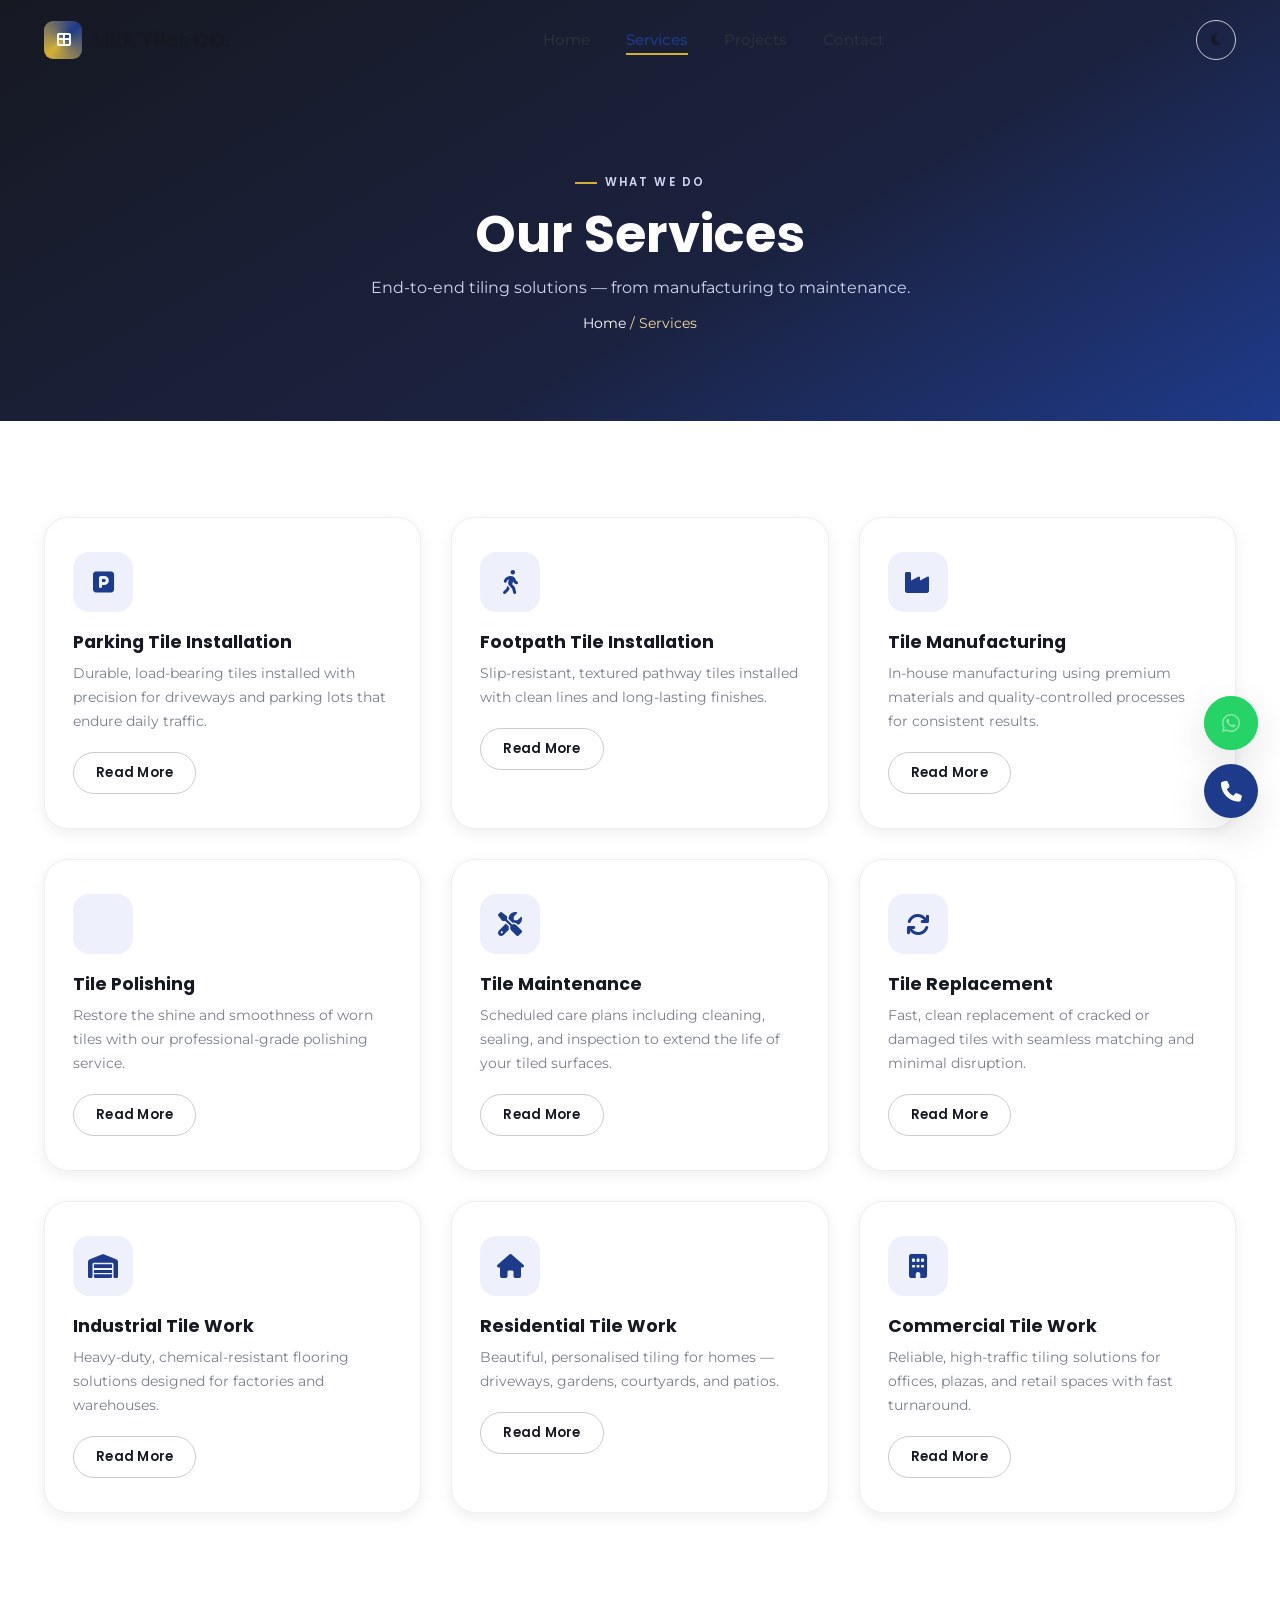
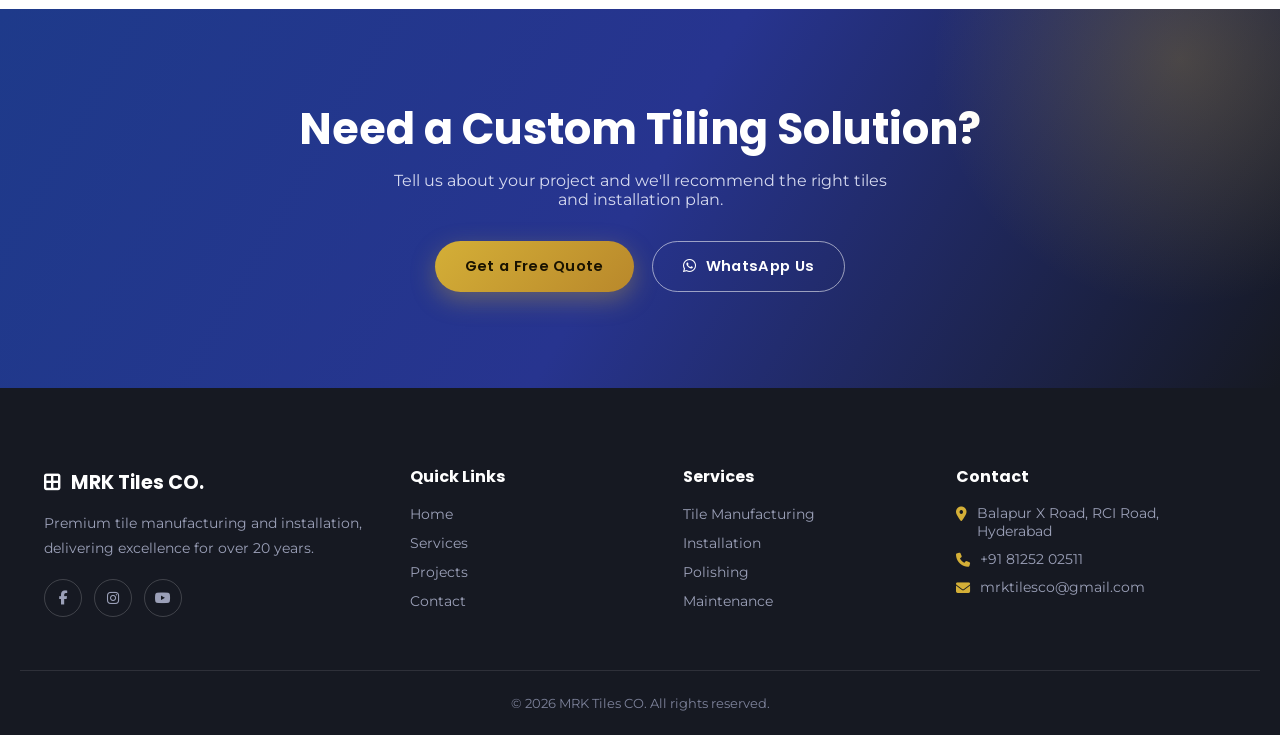
<file: services.html>
<!DOCTYPE html>
<html lang="en">
<head>
<meta charset="UTF-8">
<meta name="viewport" content="width=device-width, initial-scale=1.0">
<title>Our Services | MRK Tiles CO.</title>
<meta name="description" content="Explore MRK Tiles CO. services — parking, footpath, industrial, residential & commercial tile installation, manufacturing, polishing, maintenance and replacement.">
<link rel="canonical" href="services.html">
<link rel="preconnect" href="https://fonts.googleapis.com">
<link href="https://fonts.googleapis.com/css2?family=Poppins:wght@400;500;600;700;800&family=Montserrat:wght@400;500;600;700&display=swap" rel="stylesheet">
<link rel="stylesheet" href="https://cdnjs.cloudflare.com/ajax/libs/font-awesome/6.5.1/css/all.min.css">
<link rel="stylesheet" href="css/style.css">
</head>
<body>

<div id="loader"><div class="loader-tiles">
  <span></span><span></span><span></span><span></span><span></span><span></span><span></span><span></span><span></span>
</div></div>
<div id="scroll-progress"></div>

<header class="navbar">
  <div class="container nav-inner">
    <a href="index.html" class="brand"><span class="mark"><i class="fa-solid fa-border-all"></i></span>MRK Tiles CO.</a>
    <nav class="nav-links">
      <a href="index.html">Home</a>
      <a href="services.html" class="active">Services</a>
      <a href="projects.html">Projects</a>
      <a href="contact.html">Contact</a>
    </nav>
    <div class="nav-actions">
      <button class="theme-toggle" aria-label="Toggle dark mode"><i class="fa-solid fa-moon"></i></button>
      <button class="hamburger" aria-label="Menu"><span></span><span></span><span></span></button>
    </div>
  </div>
</header>

<section class="page-hero">
  <div class="container">
    <p class="eyebrow">What We Do</p>
    <h1>Our Services</h1>
    <p>End-to-end tiling solutions — from manufacturing to maintenance.</p>
    <div class="breadcrumb"><a href="index.html">Home</a> / Services</div>
  </div>
</section>

<section class="section-pad">
  <div class="container">
    <div class="grid-3 stagger">

      <div class="service-card reveal" style="--i:0">
        <div class="ic"><i class="fa-solid fa-square-parking"></i></div>
        <h3>Parking Tile Installation</h3>
        <p>Durable, load-bearing tiles installed with precision for driveways and parking lots that endure daily traffic.</p>
        <a href="contact.html" class="btn btn-outline-dark btn-sm">Read More</a>
      </div>

      <div class="service-card reveal" style="--i:1">
        <div class="ic"><i class="fa-solid fa-person-walking"></i></div>
        <h3>Footpath Tile Installation</h3>
        <p>Slip-resistant, textured pathway tiles installed with clean lines and long-lasting finishes.</p>
        <a href="contact.html" class="btn btn-outline-dark btn-sm">Read More</a>
      </div>

      <div class="service-card reveal" style="--i:2">
        <div class="ic"><i class="fa-solid fa-industry"></i></div>
        <h3>Tile Manufacturing</h3>
        <p>In-house manufacturing using premium materials and quality-controlled processes for consistent results.</p>
        <a href="contact.html" class="btn btn-outline-dark btn-sm">Read More</a>
      </div>

      <div class="service-card reveal" style="--i:0">
        <div class="ic"><i class="fa-solid fa-sparkles"></i></div>
        <h3>Tile Polishing</h3>
        <p>Restore the shine and smoothness of worn tiles with our professional-grade polishing service.</p>
        <a href="contact.html" class="btn btn-outline-dark btn-sm">Read More</a>
      </div>

      <div class="service-card reveal" style="--i:1">
        <div class="ic"><i class="fa-solid fa-screwdriver-wrench"></i></div>
        <h3>Tile Maintenance</h3>
        <p>Scheduled care plans including cleaning, sealing, and inspection to extend the life of your tiled surfaces.</p>
        <a href="contact.html" class="btn btn-outline-dark btn-sm">Read More</a>
      </div>

      <div class="service-card reveal" style="--i:2">
        <div class="ic"><i class="fa-solid fa-arrows-rotate"></i></div>
        <h3>Tile Replacement</h3>
        <p>Fast, clean replacement of cracked or damaged tiles with seamless matching and minimal disruption.</p>
        <a href="contact.html" class="btn btn-outline-dark btn-sm">Read More</a>
      </div>

      <div class="service-card reveal" style="--i:0">
        <div class="ic"><i class="fa-solid fa-warehouse"></i></div>
        <h3>Industrial Tile Work</h3>
        <p>Heavy-duty, chemical-resistant flooring solutions designed for factories and warehouses.</p>
        <a href="contact.html" class="btn btn-outline-dark btn-sm">Read More</a>
      </div>

      <div class="service-card reveal" style="--i:1">
        <div class="ic"><i class="fa-solid fa-house"></i></div>
        <h3>Residential Tile Work</h3>
        <p>Beautiful, personalised tiling for homes — driveways, gardens, courtyards, and patios.</p>
        <a href="contact.html" class="btn btn-outline-dark btn-sm">Read More</a>
      </div>

      <div class="service-card reveal" style="--i:2">
        <div class="ic"><i class="fa-solid fa-building"></i></div>
        <h3>Commercial Tile Work</h3>
        <p>Reliable, high-traffic tiling solutions for offices, plazas, and retail spaces with fast turnaround.</p>
        <a href="contact.html" class="btn btn-outline-dark btn-sm">Read More</a>
      </div>

    </div>
  </div>
</section>

<section class="cta section-pad">
  <div class="container">
    <h2>Need a Custom Tiling Solution?</h2>
    <p>Tell us about your project and we'll recommend the right tiles and installation plan.</p>
    <div class="cta-actions">
      <a href="contact.html" class="btn btn-gold">Get a Free Quote</a>
      <a href="https://wa.me/918125202511" target="_blank" class="btn btn-outline"><i class="fa-brands fa-whatsapp"></i> WhatsApp Us</a>
    </div>
  </div>
</section>

<footer>
  <div class="container footer-grid">
    <div>
      <div class="footer-brand"><span class="mark"><i class="fa-solid fa-border-all"></i></span>MRK Tiles CO.</div>
      <p>Premium tile manufacturing and installation, delivering excellence for over 20 years.</p>
      <div class="social-row">
        <a href="#"><i class="fa-brands fa-facebook-f"></i></a>
        <a href="#"><i class="fa-brands fa-instagram"></i></a>
        <a href="https://youtube.com/@mrktiles495?si=Jtqpc3A9X7V9TQCj"target="_blank"><i class="fa-brands fa-youtube"></i></a>
      </div>
    </div>
    <div>
      <h4>Quick Links</h4>
      <ul><li><a href="index.html">Home</a></li><li><a href="services.html">Services</a></li><li><a href="projects.html">Projects</a></li><li><a href="contact.html">Contact</a></li></ul>
    </div>
    <div>
      <h4>Services</h4>
      <ul><li><a href="services.html">Tile Manufacturing</a></li><li><a href="services.html">Installation</a></li><li><a href="services.html">Polishing</a></li><li><a href="services.html">Maintenance</a></li></ul>
    </div>
    <div>
      <h4>Contact</h4>
      <ul class="foot-contact">
        <li><i class="fa-solid fa-location-dot"></i><span>Balapur X Road, RCI Road, Hyderabad</span></li>
        <li><i class="fa-solid fa-phone"></i><a href="tel:+918125202511">+91 81252 02511</a></li>
        <li><i class="fa-solid fa-envelope"></i><a href="mailto:mrktilesco@gmail.com">mrktilesco@gmail.com</a></li>
      </ul>
    </div>
  </div>
  <div class="copyright container">&copy; 2026 MRK Tiles CO. All rights reserved.</div>
</footer>

<div class="float-btns">
  <a class="fab whatsapp" href="https://wa.me/919999999999" target="_blank" aria-label="WhatsApp"><i class="fa-brands fa-whatsapp"></i></a>
  <a class="fab call" href="tel:+919999999999" aria-label="Call"><i class="fa-solid fa-phone"></i></a>
  <button class="fab top" aria-label="Back to top"><i class="fa-solid fa-arrow-up"></i></button>
</div>

<script src="js/main.js"></script>
</body>
</html>
</file>
<file: css/style.css>
/* ===========================================================
   MRK TILES CO. — Design tokens
   =========================================================== */
:root{
  --white:#ffffff;
  --ink:#161922;          /* dark gray / near-black */
  --ink-soft:#2a2f3a;
  --royal:#1e3a8a;        /* royal blue */
  --royal-light:#3556c4;
  --royal-pale:#eef1fb;
  --gold:#d4af37;
  --gold-soft:#f0dca0;
  --gray-50:#f6f7fa;
  --gray-100:#eceef2;
  --gray-300:#c9ccd4;
  --gray-500:#7a7f8c;

  --font-display:'Poppins', sans-serif;
  --font-body:'Montserrat', sans-serif;

  --radius:14px;
  --radius-lg:24px;
  --shadow-sm:0 4px 14px rgba(22,25,34,.07);
  --shadow-md:0 14px 40px rgba(22,25,34,.12);
  --shadow-gold:0 8px 24px rgba(212,175,55,.35);

  --ease:cubic-bezier(.22,.61,.36,1);
  --tr:.45s var(--ease);
}

[data-theme="dark"]{
  --white:#12141b;
  --ink:#f3f4f7;
  --ink-soft:#cfd2db;
  --gray-50:#191c25;
  --gray-100:#1f2330;
  --gray-300:#383d4d;
  --gray-500:#9aa0b1;
  --royal-pale:#1a2240;
}

*{margin:0;padding:0;box-sizing:border-box;}
html{scroll-behavior:smooth;}
@media (prefers-reduced-motion: reduce){
  html{scroll-behavior:auto;}
  *{animation-duration:.001ms !important; animation-iteration-count:1 !important; transition-duration:.001ms !important;}
}

body{
  font-family:var(--font-body);
  color:var(--ink);
  background:var(--white);
  overflow-x:hidden;
  transition:background var(--tr),color var(--tr);
}

img,svg{display:block;max-width:100%;}
a{text-decoration:none;color:inherit;}
ul{list-style:none;}
button{font-family:inherit;cursor:pointer;border:none;background:none;}
.container{width:100%;max-width:1240px;margin:0 auto;padding:0 24px;}
section{position:relative;}

h1,h2,h3,h4{font-family:var(--font-display);font-weight:700;line-height:1.15;color:var(--ink);}
.eyebrow{
  display:inline-flex;align-items:center;gap:8px;
  font-family:var(--font-display);font-size:.72rem;letter-spacing:.18em;
  text-transform:uppercase;color:var(--royal);font-weight:600;
  margin-bottom:14px;
}
[data-theme="dark"] .eyebrow{color:var(--gold);}
.eyebrow::before{content:"";width:22px;height:2px;background:var(--gold);display:inline-block;}

.section-head{max-width:640px;margin-bottom:48px;}
.section-head.center{margin-inline:auto;text-align:center;}
.section-head h2{font-size:clamp(1.8rem,3.4vw,2.6rem);}
.section-head p{margin-top:14px;color:var(--gray-500);font-size:1rem;line-height:1.7;}

.section-pad{padding:96px 0;}
@media(max-width:768px){.section-pad{padding:64px 0;}}

/* ===== Loading screen ===== */
#loader{
  position:fixed;inset:0;background:var(--ink);z-index:9999;
  display:flex;align-items:center;justify-content:center;
  transition:opacity .6s var(--ease), visibility .6s var(--ease);
}
#loader.hide{opacity:0;visibility:hidden;}
.loader-tiles{display:grid;grid-template-columns:repeat(3,18px);grid-template-rows:repeat(3,18px);gap:5px;}
.loader-tiles span{
  width:18px;height:18px;background:var(--gold);opacity:.25;border-radius:3px;
  animation:tilePulse 1.1s ease-in-out infinite;
}
.loader-tiles span:nth-child(1){animation-delay:0s;}
.loader-tiles span:nth-child(2){animation-delay:.07s;}
.loader-tiles span:nth-child(3){animation-delay:.14s;}
.loader-tiles span:nth-child(4){animation-delay:.21s;}
.loader-tiles span:nth-child(5){animation-delay:.28s;}
.loader-tiles span:nth-child(6){animation-delay:.35s;}
.loader-tiles span:nth-child(7){animation-delay:.42s;}
.loader-tiles span:nth-child(8){animation-delay:.49s;}
.loader-tiles span:nth-child(9){animation-delay:.56s;}
@keyframes tilePulse{
  0%,100%{opacity:.2;transform:scale(.85);}
  50%{opacity:1;transform:scale(1);background:var(--royal-light);}
}

/* ===== Scroll progress bar ===== */
#scroll-progress{
  position:fixed;top:0;left:0;height:3px;width:0%;
  background:linear-gradient(90deg,var(--royal),var(--gold));
  z-index:2000;transition:width .1s linear;
}

/* ===== Navbar ===== */
.navbar{
  position:fixed;top:0;left:0;right:0;z-index:1000;
  padding:20px 0;transition:var(--tr);
}
.navbar.scrolled{
  padding:12px 0;
  background:rgba(255,255,255,.72);
  backdrop-filter:blur(16px) saturate(160%);
  box-shadow:0 6px 24px rgba(0,0,0,.06);
}
[data-theme="dark"] .navbar.scrolled{background:rgba(18,20,27,.7);}
.nav-inner{display:flex;align-items:center;justify-content:space-between;}
.brand{display:flex;align-items:center;gap:10px;font-family:var(--font-display);font-weight:700;font-size:1.25rem;}
.brand .mark{
  width:38px;height:38px;border-radius:9px;
  background:conic-gradient(from 45deg,var(--royal),var(--gold),var(--royal));
  display:grid;place-items:center;color:#fff;font-size:.95rem;
}
.navbar.scrolled .brand,.brand{color:var(--ink);}
.nav-links{display:flex;gap:36px;align-items:center;}
.nav-links a{
  font-size:.92rem;font-weight:500;position:relative;padding:6px 0;color:var(--ink-soft);
  transition:color .3s;
}
.nav-links a::after{
  content:"";position:absolute;left:0;bottom:0;height:2px;width:0;
  background:var(--gold);transition:width .35s var(--ease);
}
.nav-links a:hover,.nav-links a.active{color:var(--royal);}
[data-theme="dark"] .nav-links a:hover,[data-theme="dark"] .nav-links a.active{color:var(--gold);}
.nav-links a:hover::after,.nav-links a.active::after{width:100%;}

.nav-actions{display:flex;align-items:center;gap:14px;}
.theme-toggle{
  width:40px;height:40px;border-radius:50%;border:1px solid var(--gray-300);
  display:grid;place-items:center;color:var(--ink);transition:var(--tr);
}
.theme-toggle:hover{border-color:var(--gold);color:var(--gold);transform:rotate(20deg);}

.hamburger{display:none;flex-direction:column;gap:5px;width:30px;z-index:1100;}
.hamburger span{height:2px;width:100%;background:var(--ink);transition:var(--tr);}
.hamburger.open span:nth-child(1){transform:translateY(7px) rotate(45deg);}
.hamburger.open span:nth-child(2){opacity:0;}
.hamburger.open span:nth-child(3){transform:translateY(-7px) rotate(-45deg);}

@media(max-width:920px){
  .nav-links{
    position:fixed;top:0;right:-100%;height:100vh;width:78%;max-width:340px;
    background:var(--white);flex-direction:column;justify-content:center;gap:30px;
    transition:right .5s var(--ease);box-shadow:-10px 0 40px rgba(0,0,0,.15);
  }
  .nav-links.open{right:0;}
  .hamburger{display:flex;}
}

/* ===== Buttons ===== */
.btn{
  position:relative;overflow:hidden;
  display:inline-flex;align-items:center;justify-content:center;gap:10px;
  padding:14px 30px;border-radius:50px;font-weight:600;font-size:.92rem;
  font-family:var(--font-display);letter-spacing:.02em;
  transition:transform .35s var(--ease),box-shadow .35s var(--ease);
  isolation:isolate;
}
.btn:active{transform:scale(.97);}
.btn-primary{background:var(--royal);color:#fff;box-shadow:0 10px 26px rgba(30,58,138,.32);}
.btn-primary:hover{transform:translateY(-3px);box-shadow:0 16px 34px rgba(30,58,138,.4);}
.btn-gold{background:linear-gradient(135deg,var(--gold),#b9882b);color:#1a1300;box-shadow:var(--shadow-gold);}
.btn-gold:hover{transform:translateY(-3px);box-shadow:0 16px 34px rgba(212,175,55,.45);}
.btn-outline{background:transparent;color:var(--white);border:1.5px solid rgba(255,255,255,.55);}
.btn-outline:hover{background:rgba(255,255,255,.12);border-color:#fff;transform:translateY(-3px);}
.btn-outline-dark{background:transparent;color:var(--ink);border:1.5px solid var(--gray-300);}
.btn-outline-dark:hover{border-color:var(--royal);color:var(--royal);}
.btn-sm{padding:10px 22px;font-size:.82rem;}
.ripple{position:absolute;border-radius:50%;background:rgba(255,255,255,.55);transform:scale(0);animation:ripple .6s ease-out;pointer-events:none;}
@keyframes ripple{to{transform:scale(3.2);opacity:0;}}

/* ===== Hero ===== */
.hero{
  min-height:100vh;display:flex;align-items:center;position:relative;
  background:linear-gradient(160deg,var(--ink) 0%,#1b2240 55%,var(--royal) 100%);
  overflow:hidden;color:#fff;padding-top:80px;
}
.tile-bg{
  position:absolute;inset:0;display:grid;grid-template-columns:repeat(8,1fr);grid-template-rows:repeat(6,1fr);
  opacity:.16;z-index:0;
}
.tile-bg span{
  border:1px solid rgba(255,255,255,.18);
  animation:tileFloat 6s ease-in-out infinite;
  background:rgba(255,255,255,.02);
}
.tile-bg span:nth-child(odd){animation-delay:.4s;}
.tile-bg span:nth-child(3n){background:rgba(212,175,55,.07);}
@keyframes tileFloat{
  0%,100%{opacity:.4;}
  50%{opacity:1;}
}
.hero-content{position:relative;z-index:2;max-width:780px;}
.hero .eyebrow{color:var(--gold-soft);}
.hero .eyebrow::before{background:var(--gold);}
.hero h1{
  font-size:clamp(2.4rem,6vw,4.4rem);color:#fff;
  opacity:0;transform:translateY(30px);animation:fadeUp 1s var(--ease) .15s forwards;
}
.hero h1 span{color:var(--gold);}
.hero p.tagline{
  margin-top:22px;font-size:clamp(1rem,1.6vw,1.25rem);color:#d6daf0;max-width:560px;
  opacity:0;transform:translateY(30px);animation:fadeUp 1s var(--ease) .4s forwards;
}
.hero-actions{margin-top:38px;display:flex;gap:18px;flex-wrap:wrap;
  opacity:0;transform:translateY(30px);animation:fadeUp 1s var(--ease) .65s forwards;}
@keyframes fadeUp{to{opacity:1;transform:translateY(0);}}
.scroll-cue{
  position:absolute;bottom:34px;left:50%;transform:translateX(-50%);z-index:2;
  display:flex;flex-direction:column;align-items:center;gap:8px;color:#cfd5f0;font-size:.75rem;letter-spacing:.1em;
}
.scroll-cue .line{width:1px;height:34px;background:linear-gradient(var(--gold),transparent);animation:scrollLine 1.8s infinite;}
@keyframes scrollLine{0%{opacity:0;transform:scaleY(0);}40%{opacity:1;transform:scaleY(1);}100%{opacity:0;transform:scaleY(1) translateY(10px);}}

/* ===== Glassmorphism ===== */
.glass{
  background:rgba(255,255,255,.07);
  border:1px solid rgba(255,255,255,.16);
  backdrop-filter:blur(16px) saturate(160%);
  -webkit-backdrop-filter:blur(16px) saturate(160%);
}
.glass-light{
  background:rgba(255,255,255,.65);
  border:1px solid rgba(255,255,255,.5);
  backdrop-filter:blur(18px) saturate(180%);
  -webkit-backdrop-filter:blur(18px) saturate(180%);
  box-shadow:var(--shadow-sm);
}
[data-theme="dark"] .glass-light{background:rgba(255,255,255,.05);border-color:rgba(255,255,255,.08);}

/* ===== About / counters ===== */
.about{background:var(--gray-50);}
.about-grid{display:grid;grid-template-columns:1fr 1fr;gap:60px;align-items:center;}
.about-copy h2{font-size:clamp(1.8rem,3.4vw,2.5rem);}
.about-copy p{margin-top:18px;color:var(--gray-500);line-height:1.8;}
.counters{display:grid;grid-template-columns:repeat(2,1fr);gap:20px;margin-top:10px;}
.counter-card{
  padding:28px 20px;border-radius:var(--radius);text-align:center;
  background:var(--white);box-shadow:var(--shadow-sm);
  transition:transform .4s var(--ease),box-shadow .4s var(--ease);
}
.counter-card:hover{transform:translateY(-6px);box-shadow:var(--shadow-md);}
.counter-num{
  font-family:var(--font-display);font-weight:700;font-size:2.3rem;color:var(--royal);
}
[data-theme="dark"] .counter-num{color:var(--gold);}
.counter-num::after{content:"+";color:var(--gold);}
.counter-label{margin-top:6px;font-size:.85rem;color:var(--gray-500);font-weight:500;}

/* ===== Product cards ===== */
.grid-3{display:grid;grid-template-columns:repeat(3,1fr);gap:30px;}
.grid-4{display:grid;grid-template-columns:repeat(4,1fr);gap:26px;}
@media(max-width:980px){.grid-3{grid-template-columns:repeat(2,1fr);} .grid-4{grid-template-columns:repeat(2,1fr);}}
@media(max-width:620px){.grid-3,.grid-4{grid-template-columns:1fr;}}

.product-card{
  border-radius:var(--radius-lg);overflow:hidden;background:var(--white);
  box-shadow:var(--shadow-sm);transition:transform .5s var(--ease),box-shadow .5s var(--ease);
  border:1px solid var(--gray-100);
}
.product-card:hover{transform:translateY(-10px);box-shadow:var(--shadow-md);}
.photo-placeholder{
  aspect-ratio:4/3;position:relative;overflow:hidden;
  background:repeating-linear-gradient(45deg,var(--gray-100) 0 18px,var(--gray-50) 18px 36px);
  display:grid;place-items:center;
}
.photo-placeholder::before{
  content:"";position:absolute;inset:0;
  background:linear-gradient(135deg,rgba(30,58,138,.12),rgba(212,175,55,.1));
}
.photo-placeholder i{position:relative;z-index:1;font-size:2.4rem;color:var(--royal);opacity:.55;}
.product-card:hover .photo-placeholder i{transform:scale(1.15) rotate(6deg);}
.photo-placeholder i{transition:transform .5s var(--ease);}
.photo-placeholder .ph-tag{
  position:absolute;top:14px;left:14px;background:var(--gold);color:#1a1300;font-size:.68rem;
  font-weight:700;padding:5px 12px;border-radius:30px;letter-spacing:.04em;z-index:1;
}
.product-body{padding:24px;}
.product-body h3{font-size:1.15rem;}
.product-body p{margin-top:8px;color:var(--gray-500);font-size:.9rem;line-height:1.65;}
.product-footer{display:flex;align-items:center;justify-content:space-between;margin-top:18px;}
.price{font-family:var(--font-display);font-weight:700;color:var(--royal);font-size:1.05rem;}
[data-theme="dark"] .price{color:var(--gold);}
.price span{font-size:.72rem;color:var(--gray-500);font-weight:500;}

/* ===== Why choose us ===== */
.why{background:var(--ink);color:#fff;}
.why .eyebrow{color:var(--gold-soft);}
.why .section-head h2{color:#fff;}
.why .section-head p{color:#aab0c6;}
.feature-card{
  padding:30px 24px;border-radius:var(--radius);text-align:left;
  transition:transform .45s var(--ease), background .45s;
}
.feature-card .ic{
  width:56px;height:56px;border-radius:14px;display:grid;place-items:center;margin-bottom:18px;
  background:linear-gradient(135deg,var(--royal),var(--royal-light));color:#fff;font-size:1.4rem;
  transition:transform .45s var(--ease);
}
.feature-card:hover{transform:translateY(-8px);}
.feature-card:hover .ic{transform:rotate(-8deg) scale(1.08);background:linear-gradient(135deg,var(--gold),#b9882b);color:#1a1300;}
.feature-card h3{color:#fff;font-size:1.05rem;}
.feature-card p{margin-top:8px;color:#a7adc4;font-size:.87rem;line-height:1.6;}

/* ===== Projects gallery ===== */
.gallery-item{
  position:relative;border-radius:var(--radius);overflow:hidden;aspect-ratio:4/3;
  background:repeating-linear-gradient(135deg,var(--gray-100) 0 16px,var(--gray-50) 16px 32px);
  cursor:pointer;
}
.gallery-item i{position:absolute;inset:0;display:grid;place-items:center;font-size:2rem;color:var(--royal);opacity:.45;}
.gallery-overlay{
  position:absolute;inset:0;background:linear-gradient(to top,rgba(22,25,34,.92),rgba(22,25,34,.1) 60%);
  display:flex;flex-direction:column;justify-content:flex-end;padding:20px;
  opacity:0;transition:opacity .45s var(--ease);
}
.gallery-item:hover .gallery-overlay{opacity:1;}
.gallery-item:hover img,.gallery-item:hover i{transform:scale(1.08);}
.gallery-item i{transition:transform .6s var(--ease);}
.gallery-overlay h4{color:#fff;font-size:1rem;}
.gallery-overlay span{color:var(--gold-soft);font-size:.8rem;}

/* ===== Testimonials ===== */
.testi-track{display:flex;transition:transform .6s var(--ease);}
.testi-viewport{overflow:hidden;}
.testi-card{
  flex:0 0 100%;padding:8px;
}
.testi-inner{
  max-width:680px;margin:0 auto;padding:42px;border-radius:var(--radius-lg);
  text-align:center;background:var(--white);box-shadow:var(--shadow-sm);border:1px solid var(--gray-100);
}
.stars{color:var(--gold);font-size:1rem;margin-bottom:16px;letter-spacing:3px;}
.testi-inner p{color:var(--ink-soft);font-size:1.05rem;line-height:1.8;font-style:italic;}
.testi-name{margin-top:20px;display:flex;align-items:center;justify-content:center;gap:12px;}
.testi-avatar{width:44px;height:44px;border-radius:50%;background:linear-gradient(135deg,var(--royal),var(--gold));display:grid;place-items:center;color:#fff;font-weight:700;font-family:var(--font-display);}
.testi-name strong{font-family:var(--font-display);font-size:.95rem;}
.testi-name small{color:var(--gray-500);}
.testi-dots{display:flex;justify-content:center;gap:8px;margin-top:28px;}
.testi-dots button{width:9px;height:9px;border-radius:50%;background:var(--gray-300);transition:var(--tr);}
.testi-dots button.active{background:var(--royal);width:24px;border-radius:6px;}

/* ===== CTA ===== */
.cta{
  background:linear-gradient(120deg,var(--royal) 0%,#27348f 50%,var(--ink) 100%);
  color:#fff;text-align:center;position:relative;overflow:hidden;
}
.cta::before{
  content:"";position:absolute;width:500px;height:500px;border-radius:50%;
  background:radial-gradient(circle,rgba(212,175,55,.25),transparent 70%);
  top:-200px;right:-150px;
}
.cta h2{color:#fff;font-size:clamp(1.8rem,4vw,2.7rem);}
.cta p{margin:16px auto 32px;color:#d6daf0;max-width:520px;}
.cta-actions{display:flex;gap:18px;justify-content:center;flex-wrap:wrap;position:relative;z-index:1;}

/* ===== Footer ===== */
footer{background:var(--ink);color:#c6cadd;padding:80px 0 0;}
.footer-grid{display:grid;grid-template-columns:1.4fr 1fr 1fr 1.2fr;gap:40px;padding-bottom:50px;border-bottom:1px solid rgba(255,255,255,.1);}
.footer-grid h4{color:#fff;margin-bottom:18px;font-size:1rem;}
.footer-grid p{font-size:.88rem;line-height:1.8;color:#9ba0b8;}
.footer-grid li{margin-bottom:10px;}
.footer-grid a{font-size:.88rem;color:#9ba0b8;transition:.3s;}
.footer-grid a:hover{color:var(--gold);padding-left:4px;}
.footer-brand{display:flex;align-items:center;gap:10px;font-family:var(--font-display);font-weight:700;font-size:1.2rem;color:#fff;margin-bottom:14px;}
.social-row{display:flex;gap:12px;margin-top:18px;}
.social-row a{
  width:38px;height:38px;border-radius:50%;border:1px solid rgba(255,255,255,.18);
  display:grid;place-items:center;transition:var(--tr);
}
.social-row a:hover{background:var(--gold);border-color:var(--gold);color:#1a1300;transform:translateY(-4px);}
.foot-contact li{display:flex;gap:10px;align-items:flex-start;color:#9ba0b8;font-size:.88rem;}
.foot-contact i{color:var(--gold);margin-top:3px;}
.copyright{padding:24px 0;text-align:center;font-size:.82rem;color:#7d829a;}
.copyright a{color:var(--gold);}
@media(max-width:880px){.footer-grid{grid-template-columns:1fr 1fr;}}
@media(max-width:560px){.footer-grid{grid-template-columns:1fr;}}

/* ===== Floating buttons ===== */
.float-btns{position:fixed;right:22px;bottom:24px;z-index:900;display:flex;flex-direction:column;gap:14px;align-items:center;}
.fab{
  width:54px;height:54px;border-radius:50%;display:grid;place-items:center;color:#fff;font-size:1.3rem;
  box-shadow:var(--shadow-md);transition:transform .35s var(--ease);position:relative;
}
.fab:hover{transform:scale(1.1);}
.fab.whatsapp{background:#25d366;}
.fab.call{background:var(--royal);}
.fab.top{
  background:var(--white);color:var(--royal);border:1px solid var(--gray-300);
  width:44px;height:44px;font-size:1rem;opacity:0;pointer-events:none;
}
.fab.top.show{opacity:1;pointer-events:auto;}
.fab.whatsapp::before{
  content:"";position:absolute;inset:0;border-radius:50%;background:#25d366;opacity:.55;
  animation:pulseRing 2s infinite;
}
@keyframes pulseRing{0%{transform:scale(1);opacity:.55;}100%{transform:scale(1.7);opacity:0;}}

/* ===== Reveal on scroll ===== */
.reveal{opacity:0;transform:translateY(36px);transition:opacity .8s var(--ease),transform .8s var(--ease);}
.reveal.in{opacity:1;transform:translateY(0);}
.reveal.zoom{transform:scale(.88);}
.reveal.zoom.in{transform:scale(1);}
.stagger > *{transition-delay:calc(var(--i,0) * 90ms);}

/* ===== Page hero (sub pages) ===== */
.page-hero{
  padding:160px 0 90px;background:linear-gradient(150deg,var(--ink),#1b2240 60%,var(--royal));
  color:#fff;text-align:center;position:relative;overflow:hidden;
}
.page-hero h1{color:#fff;font-size:clamp(2rem,5vw,3.2rem);}
.page-hero p{margin-top:14px;color:#cfd5f0;}
.breadcrumb{margin-top:18px;font-size:.85rem;color:var(--gold-soft);}
.breadcrumb a{color:#fff;}

/* ===== Services page ===== */
.service-card{
  background:var(--white);border:1px solid var(--gray-100);border-radius:var(--radius-lg);
  padding:34px 28px;box-shadow:var(--shadow-sm);transition:transform .45s var(--ease),box-shadow .45s var(--ease);
}
.service-card:hover{transform:translateY(-8px);box-shadow:var(--shadow-md);}
.service-card .ic{
  width:60px;height:60px;border-radius:16px;display:grid;place-items:center;font-size:1.5rem;margin-bottom:20px;
  background:var(--royal-pale);color:var(--royal);transition:var(--tr);
}
.service-card:hover .ic{background:var(--gold);color:#1a1300;transform:rotate(-6deg);}
.service-card h3{font-size:1.1rem;}
.service-card p{margin-top:10px;color:var(--gray-500);font-size:.88rem;line-height:1.7;}
.service-card .btn{margin-top:18px;}

/* ===== Filters ===== */
.filter-bar{display:flex;gap:12px;justify-content:center;flex-wrap:wrap;margin-bottom:44px;}
.filter-btn{
  padding:10px 22px;border-radius:50px;font-size:.85rem;font-weight:600;font-family:var(--font-display);
  border:1.5px solid var(--gray-300);color:var(--ink-soft);transition:var(--tr);
}
.filter-btn:hover,.filter-btn.active{background:var(--royal);color:#fff;border-color:var(--royal);}
.gallery-grid{display:grid;grid-template-columns:repeat(4,1fr);gap:22px;}
@media(max-width:980px){.gallery-grid{grid-template-columns:repeat(3,1fr);}}
@media(max-width:700px){.gallery-grid{grid-template-columns:repeat(2,1fr);}}
@media(max-width:480px){.gallery-grid{grid-template-columns:1fr;}}
.gallery-grid .gallery-item{transition:opacity .4s,transform .4s var(--ease);}
.gallery-grid .gallery-item.hidden{display:none;}

/* Lightbox */
.lightbox{
  position:fixed;inset:0;background:rgba(10,12,20,.92);z-index:3000;display:none;
  align-items:center;justify-content:center;padding:30px;
}
.lightbox.open{display:flex;}
.lightbox-box{
  max-width:640px;width:100%;background:var(--white);border-radius:var(--radius-lg);overflow:hidden;
  animation:lbIn .4s var(--ease);
}
@keyframes lbIn{from{opacity:0;transform:scale(.9);}to{opacity:1;transform:scale(1);}}
.lightbox-photo{aspect-ratio:16/10;background:repeating-linear-gradient(45deg,var(--gray-100) 0 18px,var(--gray-50) 18px 36px);display:grid;place-items:center;}
.lightbox-photo i{font-size:3rem;color:var(--royal);opacity:.5;}
.lightbox-info{padding:22px 26px;}
.lightbox-close{
  position:absolute;top:24px;right:30px;color:#fff;font-size:1.6rem;width:44px;height:44px;
  border:1px solid rgba(255,255,255,.3);border-radius:50%;display:grid;place-items:center;
}

/* ===== Contact page ===== */
.contact-grid{display:grid;grid-template-columns:1.1fr .9fr;gap:50px;}
@media(max-width:900px){.contact-grid{grid-template-columns:1fr;}}
.form-card{
  background:var(--white);border:1px solid var(--gray-100);border-radius:var(--radius-lg);
  padding:40px;box-shadow:var(--shadow-sm);
}
.field{margin-bottom:20px;position:relative;}
.field label{display:block;font-size:.82rem;font-weight:600;margin-bottom:8px;color:var(--ink-soft);}
.field input,.field select,.field textarea{
  width:100%;padding:14px 16px;border-radius:10px;border:1.5px solid var(--gray-300);
  background:var(--gray-50);color:var(--ink);font-family:var(--font-body);font-size:.92rem;
  transition:border-color .3s,box-shadow .3s;
}
.field input:focus,.field select:focus,.field textarea:focus{
  outline:none;border-color:var(--royal);box-shadow:0 0 0 4px rgba(30,58,138,.12);
}
.field .err{display:none;color:#d9534f;font-size:.78rem;margin-top:6px;}
.field.invalid input,.field.invalid select,.field.invalid textarea{border-color:#d9534f;}
.field.invalid .err{display:block;}
.form-success{
  display:none;background:#e9f7ef;color:#1f7a44;padding:16px 20px;border-radius:10px;font-size:.9rem;margin-bottom:20px;
}
.form-success.show{display:block;}

.contact-info-card{
  border-radius:var(--radius-lg);padding:38px;color:#fff;
  background:linear-gradient(150deg,var(--ink),#1b2240 60%,var(--royal));
  margin-bottom:24px;
}
.contact-info-card h3{color:#fff;}
.info-row{display:flex;gap:14px;align-items:flex-start;margin-top:20px;}
.info-row .ic{width:42px;height:42px;border-radius:10px;background:rgba(255,255,255,.12);display:grid;place-items:center;color:var(--gold);flex:none;}
.info-row a, .info-row span{font-size:.9rem;color:#dde1f2;}
.map-placeholder{
  border-radius:var(--radius-lg);aspect-ratio:16/10;overflow:hidden;
  background:repeating-conic-gradient(var(--gray-100) 0% 25%, var(--gray-50) 0% 50%) 50% / 30px 30px;
  display:grid;place-items:center;border:1px solid var(--gray-100);
}
.map-placeholder .pin{display:flex;flex-direction:column;align-items:center;gap:10px;color:var(--royal);}
.map-placeholder i{font-size:2.4rem;animation:dropPin 1.6s ease-in-out infinite;}
@keyframes dropPin{0%,100%{transform:translateY(0);}50%{transform:translateY(-10px);}}

/* search box (products) */
.search-bar{display:flex;justify-content:center;margin-bottom:40px;}
.search-bar .wrap{position:relative;width:100%;max-width:420px;}
.search-bar input{
  width:100%;padding:14px 46px 14px 20px;border-radius:50px;border:1.5px solid var(--gray-300);
  background:var(--gray-50);font-size:.9rem;
}
.search-bar i{position:absolute;right:18px;top:50%;transform:translateY(-50%);color:var(--gray-500);}
.product-card.hidden{display:none;}

/* dark mode tweaks */
[data-theme="dark"] .photo-placeholder,[data-theme="dark"] .gallery-item,[data-theme="dark"] .map-placeholder,[data-theme="dark"] .lightbox-photo{
  background:repeating-linear-gradient(45deg,#22263300 0 18px,#1a1d2600 18px 36px),var(--gray-100);
}
[data-theme="dark"] .product-card,[data-theme="dark"] .service-card,[data-theme="dark"] .testi-inner,[data-theme="dark"] .form-card,[data-theme="dark"] .counter-card{
  background:var(--gray-50);border-color:var(--gray-100);
}

/* lazy image fade */
img.lazy{opacity:0;transition:opacity .6s var(--ease);}
img.lazy.loaded{opacity:1;}

.text-center{text-align:center;}
.mt-40{margin-top:40px;}
.logo {
  width: 60px;
  height: auto;
  margin-right: 10px;
}
</file>
